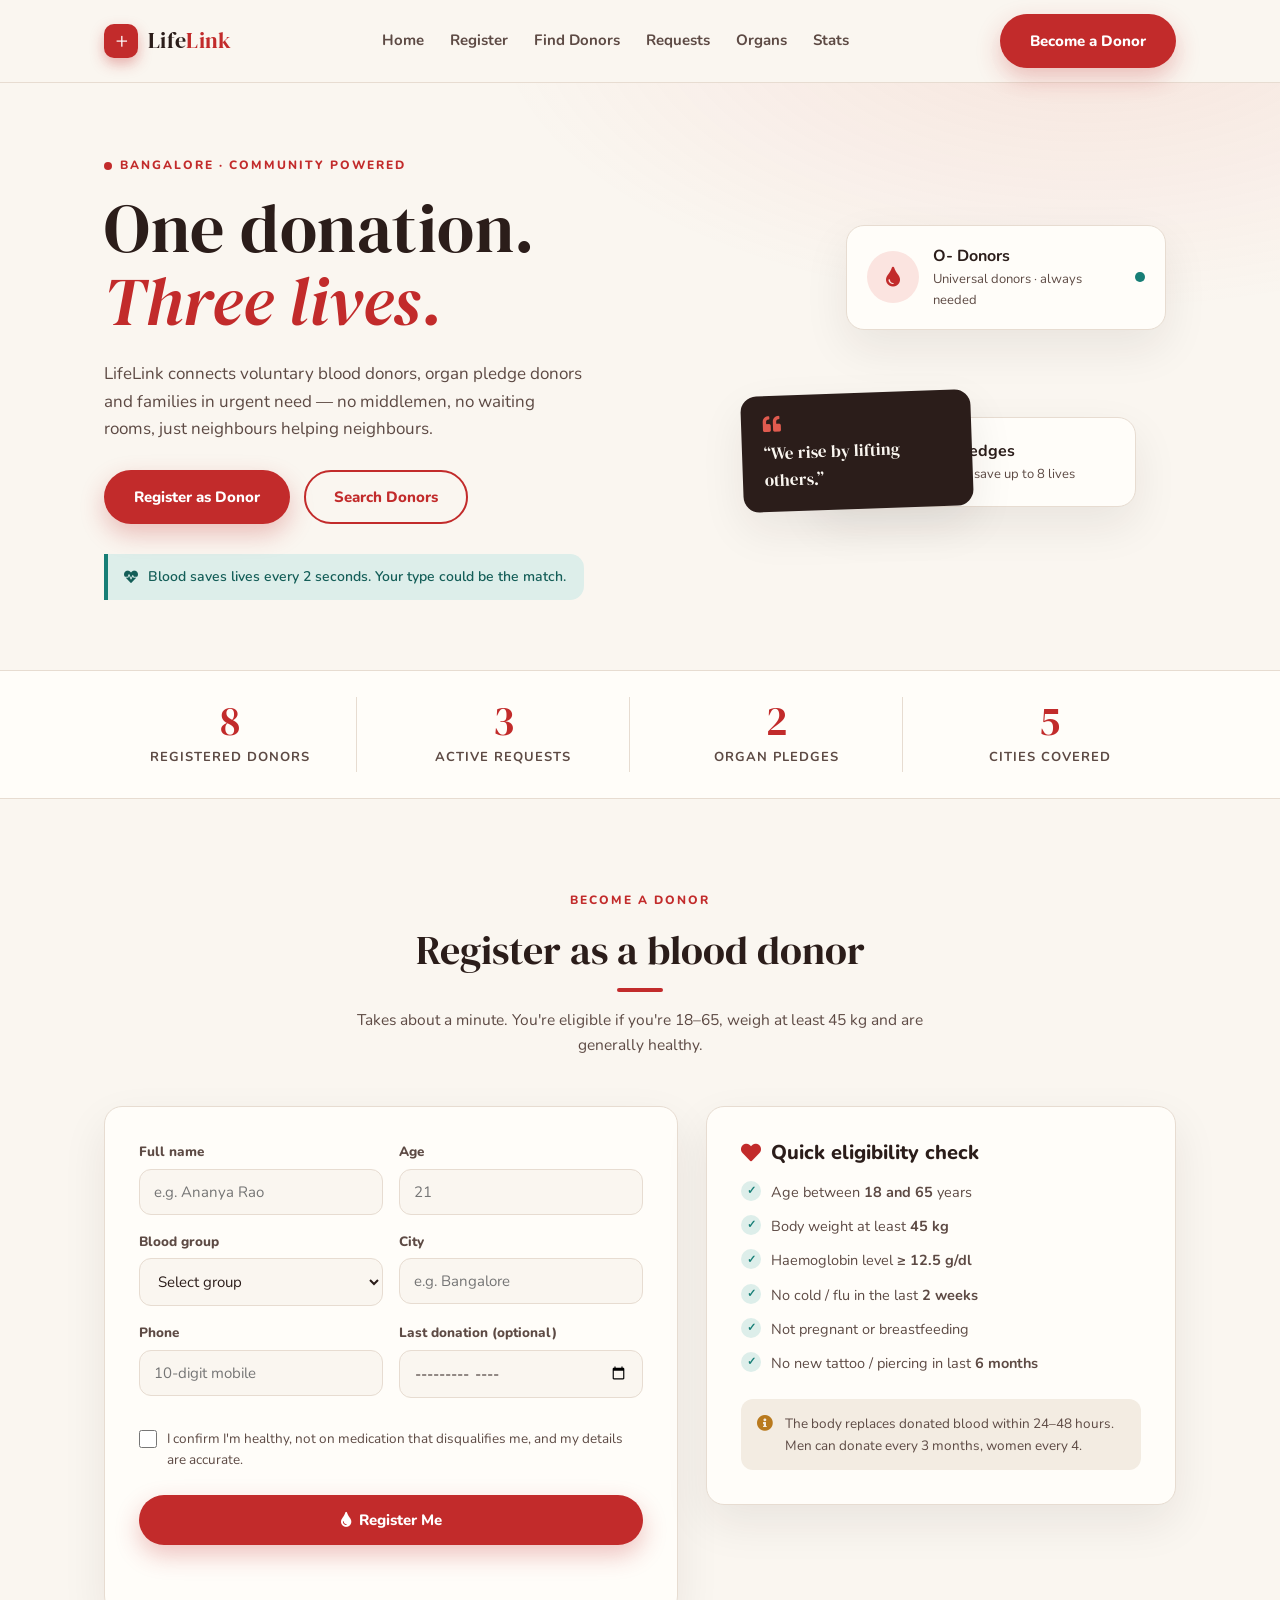
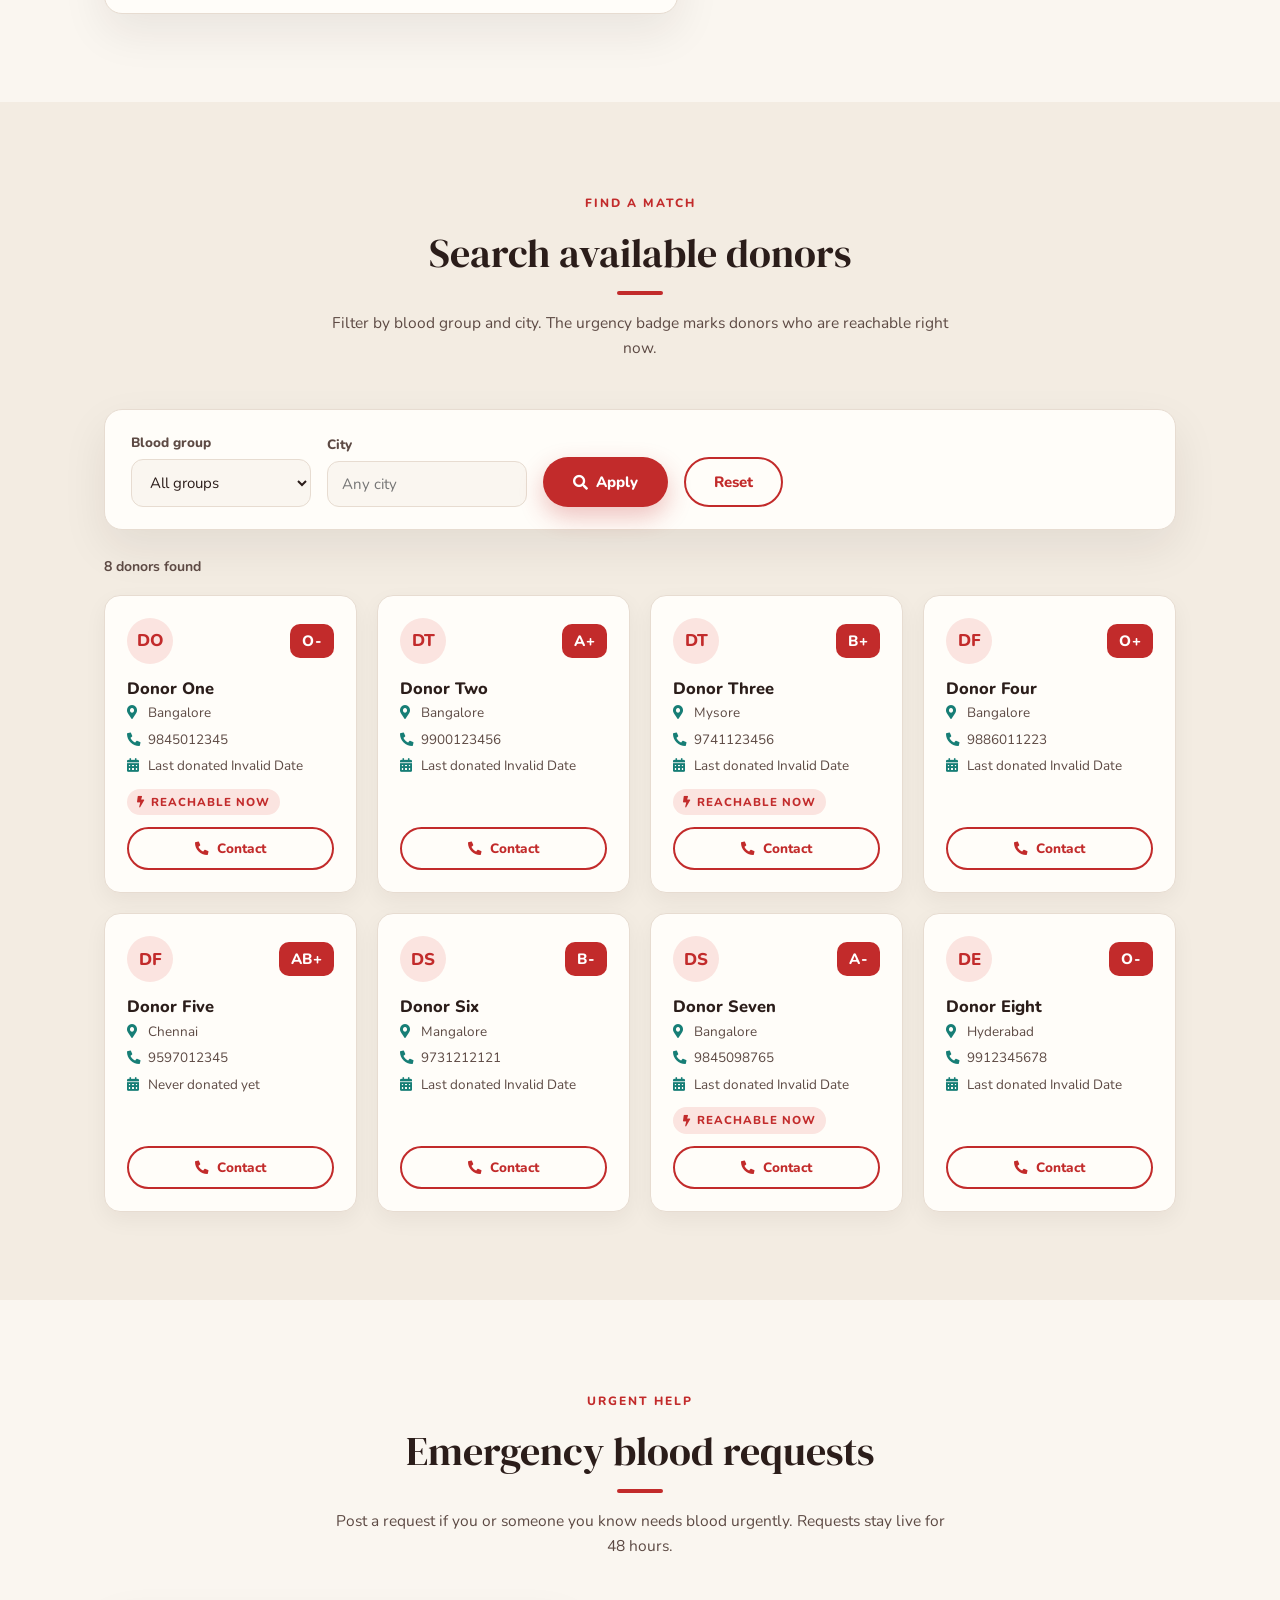
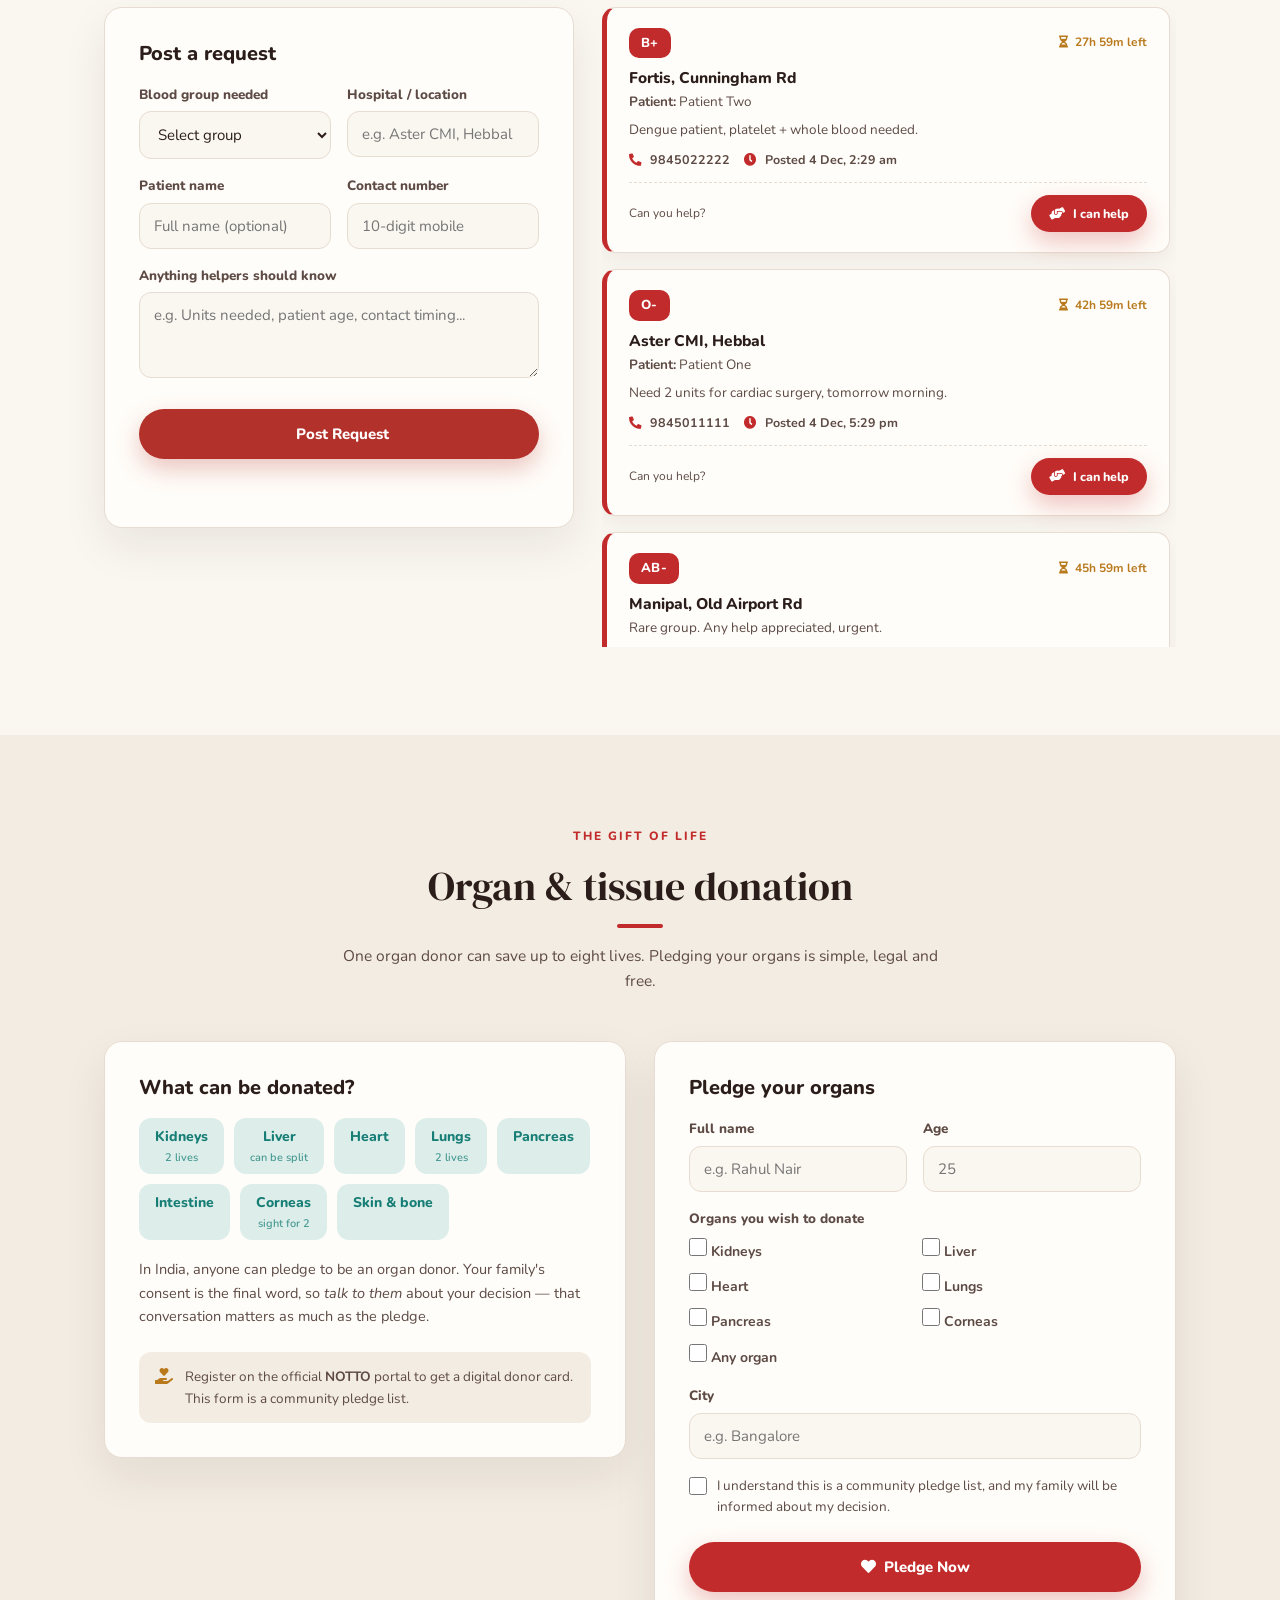
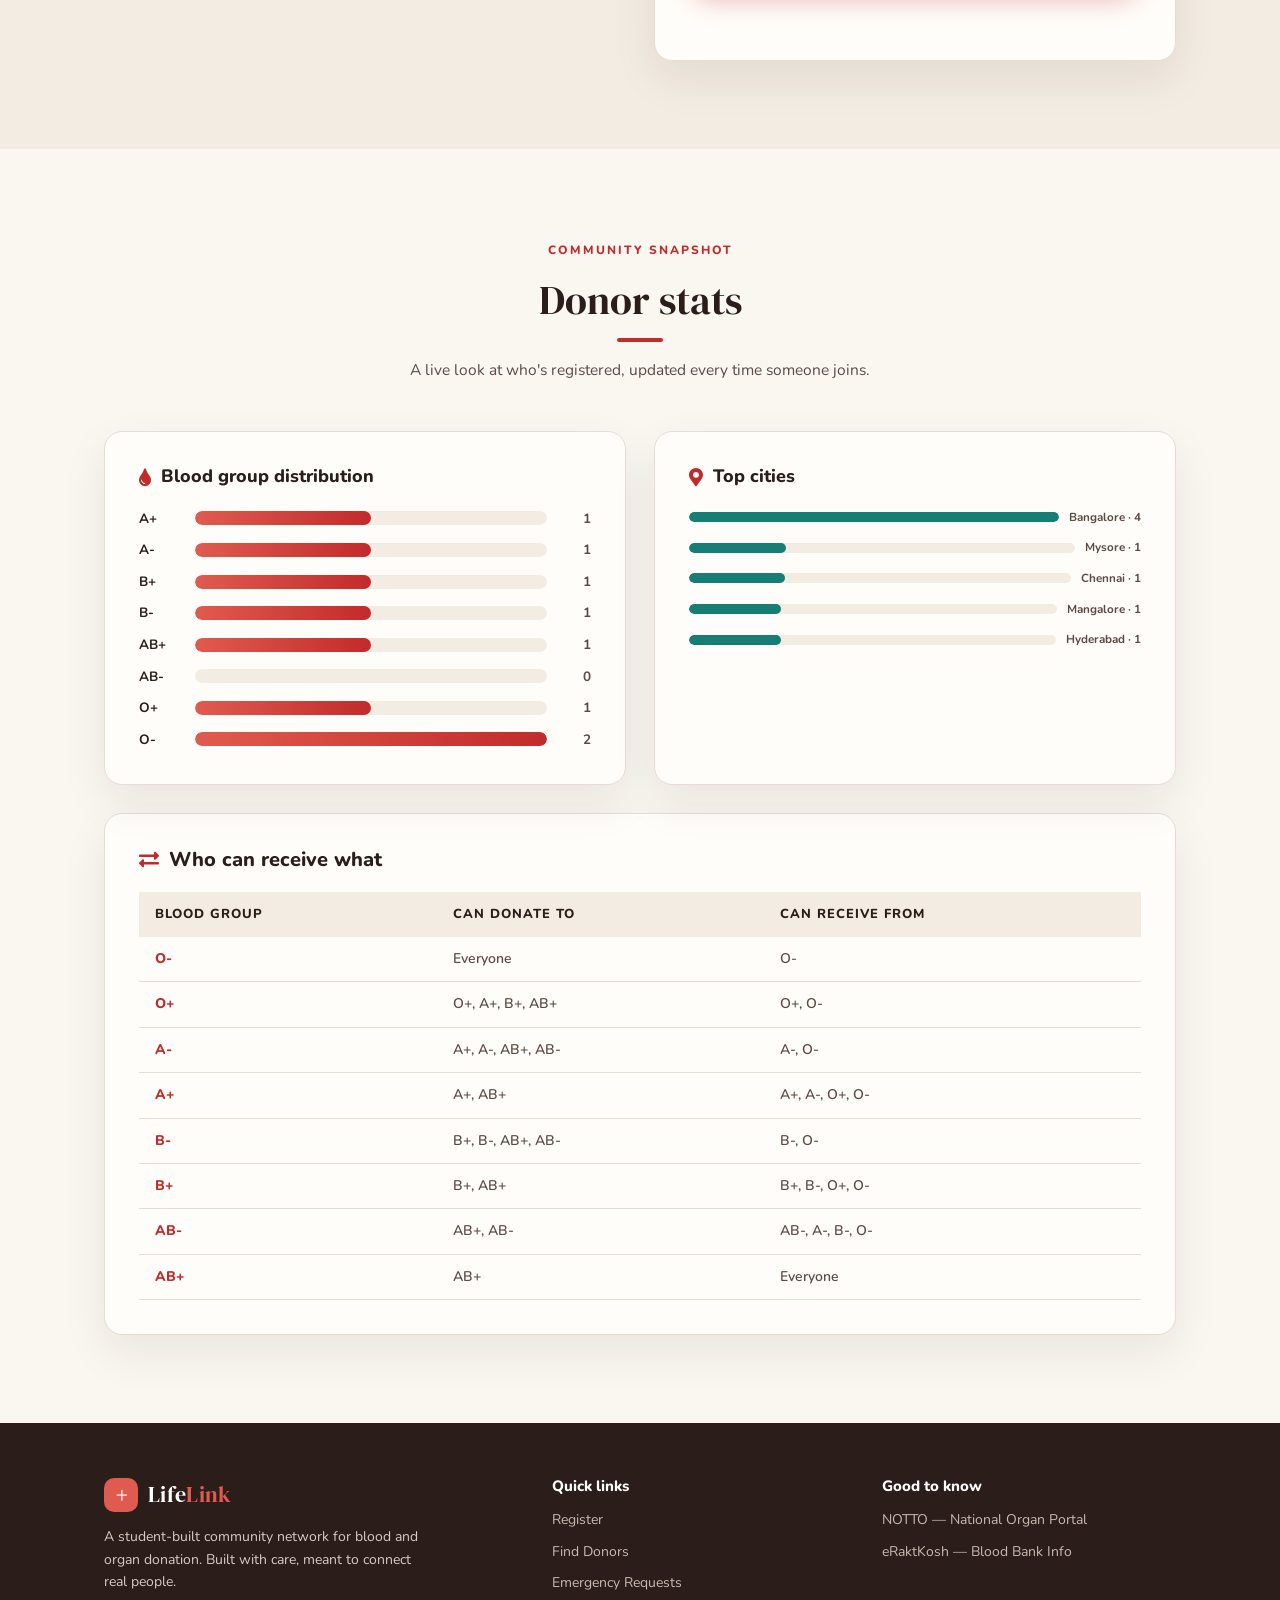
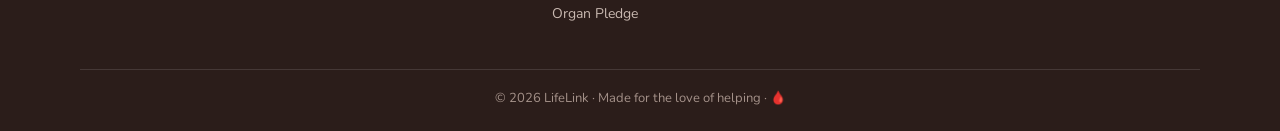
<file: projects/blood-organ-donation/index.html>
<!DOCTYPE html>
<html lang="en">
  <head>
    <meta charset="UTF-8" />
    <meta name="viewport" content="width=device-width, initial-scale=1.0" />
    <title>LifeLink — Blood & Organ Donation Network</title>

    <link rel="preconnect" href="https://fonts.gstatic.com" />
    <link
      href="https://fonts.googleapis.com/css2?family=Nunito:wght@400;600;700;800;900&family=DM+Serif+Display&display=swap"
      rel="stylesheet"
    />
    <link
      rel="stylesheet"
      href="https://cdnjs.cloudflare.com/ajax/libs/font-awesome/5.15.3/css/all.min.css"
      crossorigin="anonymous"
      referrerpolicy="no-referrer"
    />
    <link rel="stylesheet" href="styles.css" />
  </head>

  <body>
    <header class="site-header">
      <div class="wrap header-inner">
        <a href="#home" class="brand">
          <span class="brand-mark">+</span>
          <span class="brand-name">Life<span>Link</span></span>
        </a>
        <nav class="main-nav" id="mainNav">
          <a href="#home" class="nav-link">Home</a>
          <a href="#register" class="nav-link">Register</a>
          <a href="#donors" class="nav-link">Find Donors</a>
          <a href="#requests" class="nav-link">Requests</a>
          <a href="#organs" class="nav-link">Organs</a>
          <a href="#stats" class="nav-link">Stats</a>
        </nav>
        <a href="#register" class="btn btn-primary btn-nav">Become a Donor</a>
        <button class="nav-toggle" id="navToggle" aria-label="Menu">
          <span></span><span></span><span></span>
        </button>
      </div>
    </header>

    <main>
      <!-- ===================== HERO ===================== -->
      <section class="hero" id="home">
        <div class="wrap hero-grid">
          <div class="hero-text">
            <p class="eyebrow"><span class="dot"></span> Bangalore · Community Powered</p>
            <h1>
              One donation.<br />
              <em>Three lives.</em>
            </h1>
            <p class="hero-sub">
              LifeLink connects voluntary blood donors, organ pledge donors and
              families in urgent need — no middlemen, no waiting rooms, just
              neighbours helping neighbours.
            </p>
            <div class="hero-actions">
              <a href="#register" class="btn btn-primary">Register as Donor</a>
              <a href="#donors" class="btn btn-ghost">Search Donors</a>
            </div>
            <div class="hero-note">
              <i class="fas fa-heartbeat"></i>
              <span>Blood saves lives every 2 seconds. Your type could be the match.</span>
            </div>
          </div>
          <div class="hero-visual">
            <div class="drop-card">
              <div class="drop-icon"><i class="fas fa-tint"></i></div>
              <div class="drop-info">
                <strong>O- Donors</strong>
                <span>Universal donors · always needed</span>
              </div>
              <span class="pulse"></span>
            </div>
            <div class="drop-card drop-card-alt">
              <div class="drop-icon"><i class="fas fa-hand-holding-heart"></i></div>
              <div class="drop-info">
                <strong>Organ Pledges</strong>
                <span>1 donor can save up to 8 lives</span>
              </div>
            </div>
            <div class="hero-quote">
              <i class="fas fa-quote-left"></i>
              <p>“We rise by lifting others.”</p>
            </div>
          </div>
        </div>
        <div class="hero-strip">
          <div class="wrap strip-grid">
            <div class="strip-item">
              <span class="strip-num" id="stripDonors">0</span>
              <span class="strip-label">Registered Donors</span>
            </div>
            <div class="strip-item">
              <span class="strip-num" id="stripRequests">0</span>
              <span class="strip-label">Active Requests</span>
            </div>
            <div class="strip-item">
              <span class="strip-num" id="stripPledges">0</span>
              <span class="strip-label">Organ Pledges</span>
            </div>
            <div class="strip-item">
              <span class="strip-num" id="stripCities">0</span>
              <span class="strip-label">Cities Covered</span>
            </div>
          </div>
        </div>
      </section>

      <!-- ===================== REGISTER ===================== -->
      <section class="section" id="register">
        <div class="wrap">
          <div class="section-head">
            <p class="eyebrow">Become a donor</p>
            <h2>Register as a blood donor</h2>
            <p class="section-sub">
              Takes about a minute. You're eligible if you're 18–65, weigh at
              least 45&nbsp;kg and are generally healthy.
            </p>
          </div>

          <div class="register-grid">
            <form class="card form-card" id="donorForm">
              <div class="form-row">
                <div class="field">
                  <label for="dName">Full name</label>
                  <input type="text" id="dName" placeholder="e.g. Ananya Rao" required />
                </div>
                <div class="field">
                  <label for="dAge">Age</label>
                  <input type="number" id="dAge" min="18" max="65" placeholder="21" required />
                </div>
              </div>

              <div class="form-row">
                <div class="field">
                  <label for="dGroup">Blood group</label>
                  <select id="dGroup" required>
                    <option value="" disabled selected>Select group</option>
                    <option>A+</option><option>A-</option>
                    <option>B+</option><option>B-</option>
                    <option>AB+</option><option>AB-</option>
                    <option>O+</option><option>O-</option>
                  </select>
                </div>
                <div class="field">
                  <label for="dCity">City</label>
                  <input type="text" id="dCity" placeholder="e.g. Bangalore" required />
                </div>
              </div>

              <div class="form-row">
                <div class="field">
                  <label for="dPhone">Phone</label>
                  <input type="tel" id="dPhone" placeholder="10-digit mobile" pattern="[0-9]{10}" required />
                </div>
                <div class="field">
                  <label for="dLast">Last donation (optional)</label>
                  <input type="month" id="dLast" />
                </div>
              </div>

              <label class="check">
                <input type="checkbox" id="dAck" required />
                <span>I confirm I'm healthy, not on medication that disqualifies me, and my details are accurate.</span>
              </label>

              <button type="submit" class="btn btn-primary btn-block">
                <i class="fas fa-tint"></i> Register Me
              </button>
              <p class="form-note" id="donorFormNote"></p>
            </form>

            <aside class="card info-card">
              <h3><i class="fas fa-heart"></i> Quick eligibility check</h3>
              <ul class="checklist">
                <li>Age between <strong>18 and 65</strong> years</li>
                <li>Body weight at least <strong>45 kg</strong></li>
                <li>Haemoglobin level <strong>≥ 12.5 g/dl</strong></li>
                <li>No cold / flu in the last <strong>2 weeks</strong></li>
                <li>Not pregnant or breastfeeding</li>
                <li>No new tattoo / piercing in last <strong>6 months</strong></li>
              </ul>
              <div class="tip">
                <i class="fas fa-info-circle"></i>
                <p>
                  The body replaces donated blood within 24–48 hours. Men can donate
                  every 3 months, women every 4.
                </p>
              </div>
            </aside>
          </div>
        </div>
      </section>

      <!-- ===================== FIND DONORS ===================== -->
      <section class="section section-alt" id="donors">
        <div class="wrap">
          <div class="section-head">
            <p class="eyebrow">Find a match</p>
            <h2>Search available donors</h2>
            <p class="section-sub">
              Filter by blood group and city. The urgency badge marks donors who
              are reachable right now.
            </p>
          </div>

          <div class="filters card">
            <div class="field">
              <label for="fGroup">Blood group</label>
              <select id="fGroup">
                <option value="">All groups</option>
                <option>A+</option><option>A-</option>
                <option>B+</option><option>B-</option>
                <option>AB+</option><option>AB-</option>
                <option>O+</option><option>O-</option>
              </select>
            </div>
            <div class="field">
              <label for="fCity">City</label>
              <input type="text" id="fCity" placeholder="Any city" />
            </div>
            <button class="btn btn-primary" id="filterBtn"><i class="fas fa-search"></i> Apply</button>
            <button class="btn btn-ghost" id="resetBtn">Reset</button>
          </div>

          <div class="donor-count" id="donorCount"></div>
          <div class="donor-grid" id="donorGrid"></div>
        </div>
      </section>

      <!-- ===================== REQUESTS ===================== -->
      <section class="section" id="requests">
        <div class="wrap">
          <div class="section-head">
            <p class="eyebrow">Urgent help</p>
            <h2>Emergency blood requests</h2>
            <p class="section-sub">
              Post a request if you or someone you know needs blood urgently. Requests
              stay live for 48 hours.
            </p>
          </div>

          <div class="request-grid">
            <form class="card form-card" id="requestForm">
              <h3>Post a request</h3>
              <div class="form-row">
                <div class="field">
                  <label for="rGroup">Blood group needed</label>
                  <select id="rGroup" required>
                    <option value="" disabled selected>Select group</option>
                    <option>A+</option><option>A-</option>
                    <option>B+</option><option>B-</option>
                    <option>AB+</option><option>AB-</option>
                    <option>O+</option><option>O-</option>
                  </select>
                </div>
                <div class="field">
                  <label for="rHospital">Hospital / location</label>
                  <input type="text" id="rHospital" placeholder="e.g. Aster CMI, Hebbal" required />
                </div>
              </div>
              <div class="form-row">
                <div class="field">
                  <label for="rName">Patient name</label>
                  <input type="text" id="rName" placeholder="Full name (optional)" />
                </div>
                <div class="field">
                  <label for="rPhone">Contact number</label>
                  <input type="tel" id="rPhone" placeholder="10-digit mobile" pattern="[0-9]{10}" required />
                </div>
              </div>
              <div class="field">
                <label for="rNote">Anything helpers should know</label>
                <textarea id="rNote" rows="3" placeholder="e.g. Units needed, patient age, contact timing..."></textarea>
              </div>
              <button type="submit" class="btn btn-danger btn-block">
                <i class="fas fa-siren"></i> Post Request
              </button>
              <p class="form-note" id="requestFormNote"></p>
            </form>

            <div class="request-list" id="requestList"></div>
          </div>
        </div>
      </section>

      <!-- ===================== ORGANS ===================== -->
      <section class="section section-alt" id="organs">
        <div class="wrap">
          <div class="section-head">
            <p class="eyebrow">The gift of life</p>
            <h2>Organ & tissue donation</h2>
            <p class="section-sub">
              One organ donor can save up to eight lives. Pledging your organs is
              simple, legal and free.
            </p>
          </div>

          <div class="organ-grid">
            <div class="card organ-info">
              <h3>What can be donated?</h3>
              <div class="organ-chips">
                <span class="chip">Kidneys <small>2 lives</small></span>
                <span class="chip">Liver <small>can be split</small></span>
                <span class="chip">Heart</span>
                <span class="chip">Lungs <small>2 lives</small></span>
                <span class="chip">Pancreas</span>
                <span class="chip">Intestine</span>
                <span class="chip">Corneas <small>sight for 2</small></span>
                <span class="chip">Skin & bone</span>
              </div>
              <p class="organ-para">
                In India, anyone can pledge to be an organ donor. Your family's
                consent is the final word, so <em>talk to them</em> about your
                decision — that conversation matters as much as the pledge.
              </p>
              <div class="tip">
                <i class="fas fa-hand-holding-heart"></i>
                <p>
                  Register on the official <strong>NOTTO</strong> portal to get a
                  digital donor card. This form is a community pledge list.
                </p>
              </div>
            </div>

            <form class="card form-card" id="organForm">
              <h3>Pledge your organs</h3>
              <div class="form-row">
                <div class="field">
                  <label for="oName">Full name</label>
                  <input type="text" id="oName" placeholder="e.g. Rahul Nair" required />
                </div>
                <div class="field">
                  <label for="oAge">Age</label>
                  <input type="number" id="oAge" min="18" placeholder="25" required />
                </div>
              </div>
              <div class="field">
                <label>Organs you wish to donate</label>
                <div class="organ-options">
                  <label class="check"><input type="checkbox" value="Kidneys" /> Kidneys</label>
                  <label class="check"><input type="checkbox" value="Liver" /> Liver</label>
                  <label class="check"><input type="checkbox" value="Heart" /> Heart</label>
                  <label class="check"><input type="checkbox" value="Lungs" /> Lungs</label>
                  <label class="check"><input type="checkbox" value="Pancreas" /> Pancreas</label>
                  <label class="check"><input type="checkbox" value="Corneas" /> Corneas</label>
                  <label class="check"><input type="checkbox" value="Any organ needed" /> Any organ</label>
                </div>
              </div>
              <div class="field">
                <label for="oCity">City</label>
                <input type="text" id="oCity" placeholder="e.g. Bangalore" required />
              </div>
              <label class="check">
                <input type="checkbox" id="oAck" required />
                <span>I understand this is a community pledge list, and my family will be informed about my decision.</span>
              </label>
              <button type="submit" class="btn btn-primary btn-block">
                <i class="fas fa-heart"></i> Pledge Now
              </button>
              <p class="form-note" id="organFormNote"></p>
            </form>
          </div>
        </div>
      </section>

      <!-- ===================== STATS ===================== -->
      <section class="section" id="stats">
        <div class="wrap">
          <div class="section-head">
            <p class="eyebrow">Community snapshot</p>
            <h2>Donor stats</h2>
            <p class="section-sub">
              A live look at who's registered, updated every time someone joins.
            </p>
          </div>

          <div class="stats-grid">
            <div class="card stat-card">
              <h3><i class="fas fa-tint"></i> Blood group distribution</h3>
              <div class="bar-chart" id="bloodChart"></div>
            </div>
            <div class="card stat-card">
              <h3><i class="fas fa-map-marker-alt"></i> Top cities</h3>
              <div class="city-list" id="cityList"></div>
            </div>
          </div>

          <div class="compat card">
            <h3><i class="fas fa-exchange-alt"></i> Who can receive what</h3>
            <div class="compat-table-wrap">
              <table class="compat-table">
                <thead>
                  <tr>
                    <th>Blood group</th>
                    <th>Can donate to</th>
                    <th>Can receive from</th>
                  </tr>
                </thead>
                <tbody>
                  <tr><td>O-</td><td>Everyone</td><td>O-</td></tr>
                  <tr><td>O+</td><td>O+, A+, B+, AB+</td><td>O+, O-</td></tr>
                  <tr><td>A-</td><td>A+, A-, AB+, AB-</td><td>A-, O-</td></tr>
                  <tr><td>A+</td><td>A+, AB+</td><td>A+, A-, O+, O-</td></tr>
                  <tr><td>B-</td><td>B+, B-, AB+, AB-</td><td>B-, O-</td></tr>
                  <tr><td>B+</td><td>B+, AB+</td><td>B+, B-, O+, O-</td></tr>
                  <tr><td>AB-</td><td>AB+, AB-</td><td>AB-, A-, B-, O-</td></tr>
                  <tr><td>AB+</td><td>AB+</td><td>Everyone</td></tr>
                </tbody>
              </table>
            </div>
          </div>
        </div>
      </section>
    </main>

    <!-- ===================== FOOTER ===================== -->
    <footer class="site-footer">
      <div class="wrap footer-grid">
        <div>
          <a href="#home" class="brand">
            <span class="brand-mark">+</span>
            <span class="brand-name">Life<span>Link</span></span>
          </a>
          <p class="footer-about">
            A student-built community network for blood and organ donation.
            Built with care, meant to connect real people.
          </p>
        </div>
        <div>
          <h4>Quick links</h4>
          <a href="#register">Register</a>
          <a href="#donors">Find Donors</a>
          <a href="#requests">Emergency Requests</a>
          <a href="#organs">Organ Pledge</a>
        </div>
        <div>
          <h4>Good to know</h4>
          <a href="https://www.notto.gov.in/" target="_blank" rel="noopener">NOTTO — National Organ Portal</a>
          <a href="https://www.eraktkosh.in/" target="_blank" rel="noopener">eRaktKosh — Blood Bank Info</a>
        </div>
      </div>
      <div class="wrap footer-bottom">
        <p>© <span id="year"></span> LifeLink · Made for the love of helping · 🩸</p>
      </div>
    </footer>

    <div class="toast" id="toast"></div>

    <script src="script.js"></script>
  </body>
</html>
</file>
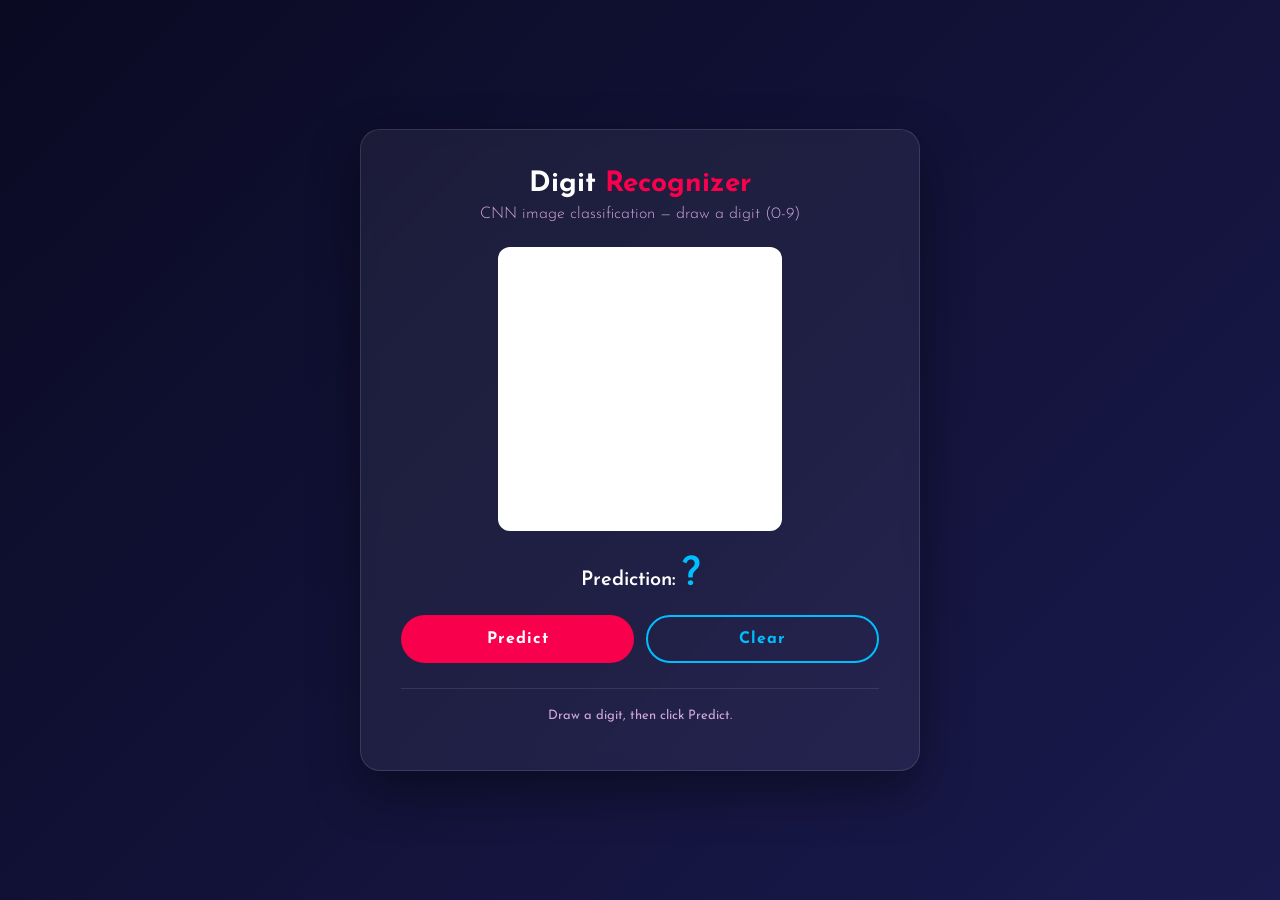
<file: ml-projects/digit-recognizer/demo/index.html>
<!DOCTYPE html>
<html lang="en">
  <head>
    <meta charset="UTF-8" />
    <meta name="viewport" content="width=device-width, initial-scale=1.0" />
    <title>Handwritten Digit Recognizer - ML Demo</title>
    <link rel="preconnect" href="https://fonts.gstatic.com" />
    <link
      href="https://fonts.googleapis.com/css2?family=Josefin+Sans:wght@300;400;500;600;700&display=swap"
      rel="stylesheet"
    />
    <style>
      * {
        margin: 0;
        padding: 0;
        box-sizing: border-box;
      }
      body {
        font-family: "Josefin Sans", sans-serif;
        background: linear-gradient(135deg, #0a0a23 0%, #1a1a4e 100%);
        color: #fff;
        min-height: 100vh;
        display: flex;
        align-items: center;
        justify-content: center;
        padding: 20px;
      }
      .card {
        background: rgba(255, 255, 255, 0.06);
        border: 1px solid rgba(255, 255, 255, 0.12);
        border-radius: 20px;
        padding: 40px;
        max-width: 560px;
        width: 100%;
        backdrop-filter: blur(8px);
        box-shadow: 0 20px 50px rgba(0, 0, 0, 0.4);
        text-align: center;
      }
      h1 {
        font-size: 28px;
        margin-bottom: 8px;
      }
      h1 span {
        color: #f9004d;
      }
      .subtitle {
        color: #fcfc;
        margin-bottom: 25px;
        font-weight: 300;
      }
      #canvas {
        background: #fff;
        border-radius: 12px;
        cursor: crosshair;
        touch-action: none;
        border: 2px solid rgba(255, 255, 255, 0.2);
        max-width: 100%;
      }
      .result {
        margin-top: 20px;
        font-size: 20px;
        font-weight: 600;
        min-height: 30px;
      }
      .result span {
        color: #00bfff;
        font-size: 40px;
      }
      .confidence {
        font-size: 14px;
        color: #fcfc;
        font-weight: 400;
        margin-top: 4px;
      }
      .buttons {
        display: flex;
        gap: 12px;
        margin-top: 20px;
      }
      button {
        flex: 1;
        padding: 14px;
        background: #f9004d;
        color: #fff;
        border: 2px solid transparent;
        border-radius: 30px;
        font-size: 16px;
        font-weight: 700;
        letter-spacing: 1px;
        cursor: pointer;
        transition: all 0.3s ease;
        font-family: inherit;
      }
      button:hover {
        background: transparent;
        border-color: #f9004d;
        color: #f9004d;
        transform: translateY(-2px);
      }
      button.secondary {
        background: transparent;
        border-color: #00bfff;
        color: #00bfff;
      }
      button.secondary:hover {
        background: #00bfff;
        color: #fff;
      }
      .examples {
        margin-top: 25px;
        padding-top: 20px;
        border-top: 1px solid rgba(255, 255, 255, 0.1);
      }
      .examples p {
        font-size: 13px;
        color: #fcfc;
        margin-bottom: 8px;
      }
      .example-btn {
        display: inline-block;
        background: rgba(255, 255, 255, 0.08);
        border: 1px solid rgba(255, 255, 255, 0.15);
        color: #ddd;
        padding: 6px 12px;
        border-radius: 20px;
        font-size: 12px;
        cursor: pointer;
        margin: 4px;
        transition: all 0.3s ease;
        font-family: inherit;
      }
      .example-btn:hover {
        background: #00bfff;
        color: #fff;
      }
    </style>
  </head>
  <body>
    <div class="card">
      <h1>Digit <span>Recognizer</span></h1>
      <p class="subtitle">CNN image classification — draw a digit (0-9)</p>

      <canvas id="canvas" width="280" height="280"></canvas>

      <div class="result">Prediction: <span id="result">?</span></div>
      <div class="confidence" id="confidence"></div>

      <div class="buttons">
        <button onclick="analyze()">Predict</button>
        <button class="secondary" onclick="clearCanvas()">Clear</button>
      </div>

      <div class="examples">
        <p>Draw a digit, then click Predict.</p>
      </div>
    </div>

    <script src="demo.js"></script>
  </body>
</html>
</file>
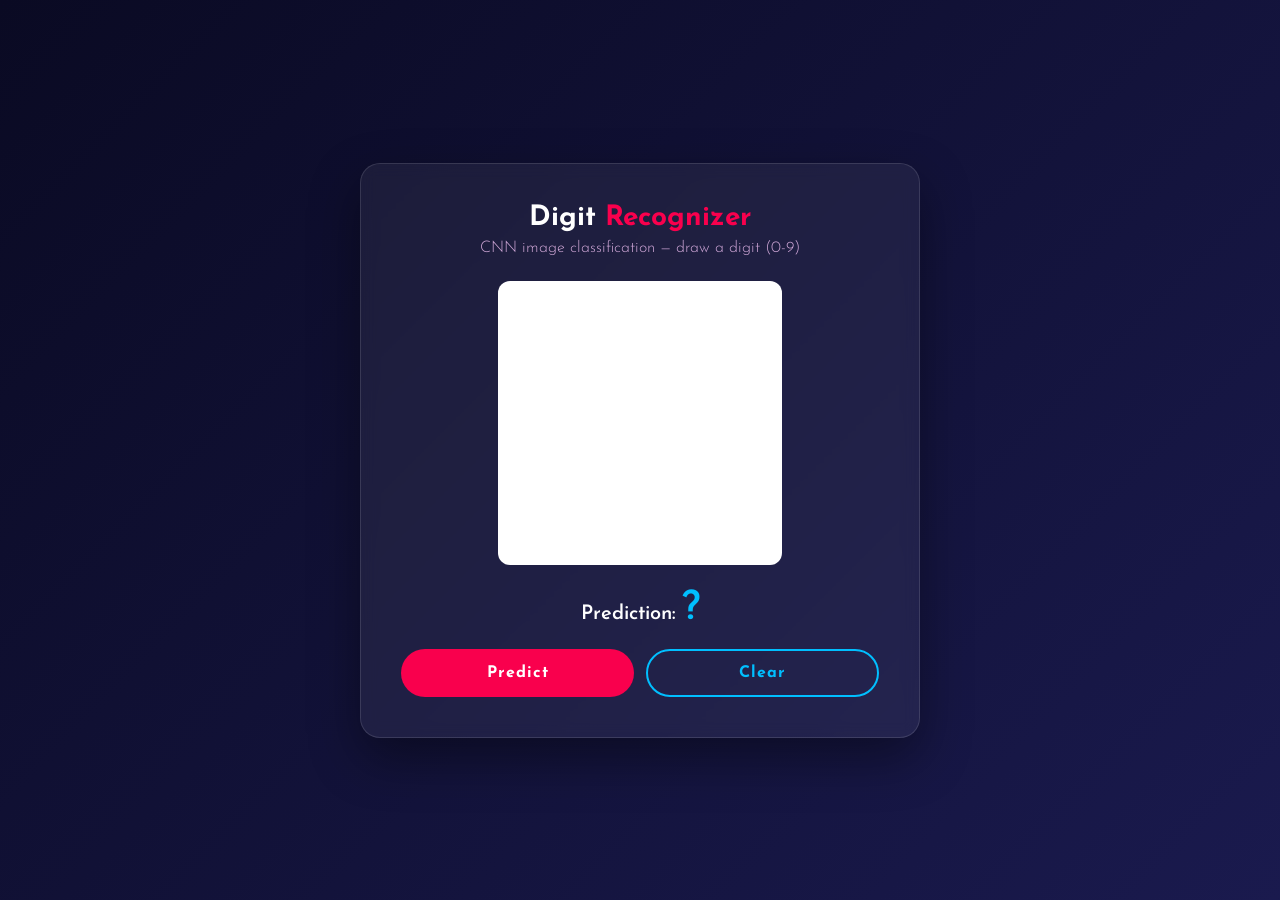
<file: ml-projects/digit-recognizer/templates/index.html>
<!DOCTYPE html>
<html lang="en">
  <head>
    <meta charset="UTF-8" />
    <meta name="viewport" content="width=device-width, initial-scale=1.0" />
    <title>Handwritten Digit Recognizer</title>
    <link rel="preconnect" href="https://fonts.gstatic.com" />
    <link href="https://fonts.googleapis.com/css2?family=Josefin+Sans:wght@300;400;500;600;700&display=swap" rel="stylesheet" />
    <style>
      * { margin: 0; padding: 0; box-sizing: border-box; }
      body {
        font-family: "Josefin Sans", sans-serif;
        background: linear-gradient(135deg, #0a0a23 0%, #1a1a4e 100%);
        color: #fff; min-height: 100vh; display: flex;
        align-items: center; justify-content: center; padding: 20px;
      }
      .card {
        background: rgba(255,255,255,0.06); border: 1px solid rgba(255,255,255,0.12);
        border-radius: 20px; padding: 40px; max-width: 560px; width: 100%;
        backdrop-filter: blur(8px); box-shadow: 0 20px 50px rgba(0,0,0,0.4); text-align: center;
      }
      h1 { font-size: 28px; margin-bottom: 8px; }
      h1 span { color: #f9004d; }
      .subtitle { color: #fcfc; margin-bottom: 25px; font-weight: 300; }
      #canvas { background: #fff; border-radius: 12px; cursor: crosshair; touch-action: none; border: 2px solid rgba(255,255,255,0.2); max-width: 100%; }
      .result { margin-top: 20px; font-size: 20px; font-weight: 600; min-height: 30px; }
      .result span { color: #00bfff; font-size: 40px; }
      .confidence { font-size: 14px; color: #fcfc; font-weight: 400; margin-top: 4px; }
      .buttons { display: flex; gap: 12px; margin-top: 20px; }
      button { flex: 1; padding: 14px; background: #f9004d; color: #fff; border: 2px solid transparent; border-radius: 30px; font-size: 16px; font-weight: 700; letter-spacing: 1px; cursor: pointer; transition: all 0.3s ease; font-family: inherit; }
      button:hover { background: transparent; border-color: #f9004d; color: #f9004d; transform: translateY(-2px); }
      button.secondary { background: transparent; border-color: #00bfff; color: #00bfff; }
      button.secondary:hover { background: #00bfff; color: #fff; }
    </style>
  </head>
  <body>
    <div class="card">
      <h1>Digit <span>Recognizer</span></h1>
      <p class="subtitle">CNN image classification — draw a digit (0-9)</p>
      <canvas id="canvas" width="280" height="280"></canvas>
      <div class="result">Prediction: <span id="result">?</span></div>
      <div class="confidence" id="confidence"></div>
      <div class="buttons">
        <button onclick="analyze()">Predict</button>
        <button class="secondary" onclick="clearCanvas()">Clear</button>
      </div>
    </div>
    <script>
      const canvas = document.getElementById("canvas");
      const ctx = canvas.getContext("2d");
      let drawing = false;

      canvas.addEventListener("mousedown", (e) => { drawing = true; ctx.beginPath(); ctx.moveTo(getPos(e).x, getPos(e).y); e.preventDefault(); });
      canvas.addEventListener("mousemove", (e) => { if (!drawing) return; const p = getPos(e); ctx.lineWidth = 18; ctx.lineCap = "round"; ctx.lineJoin = "round"; ctx.strokeStyle = "#000"; ctx.lineTo(p.x, p.y); ctx.stroke(); });
      canvas.addEventListener("mouseup", () => (drawing = false));
      canvas.addEventListener("mouseleave", () => (drawing = false));
      canvas.addEventListener("touchstart", (e) => { drawing = true; ctx.beginPath(); ctx.moveTo(getPos(e.touches[0]).x, getPos(e.touches[0]).y); e.preventDefault(); });
      canvas.addEventListener("touchmove", (e) => { if (!drawing) return; const p = getPos(e.touches[0]); ctx.lineTo(p.x, p.y); ctx.stroke(); e.preventDefault(); });
      canvas.addEventListener("touchend", () => (drawing = false));

      function getPos(e) { const r = canvas.getBoundingClientRect(); return { x: ((e.clientX - r.left) / r.width) * 280, y: ((e.clientY - r.top) / r.height) * 280 }; }

      function clearCanvas() { ctx.clearRect(0, 0, 280, 280); document.getElementById("result").textContent = "?"; document.getElementById("confidence").textContent = ""; }

      async function analyze() {
        // Downsample canvas to 28x28 and send to backend model
        const off = document.createElement("canvas");
        off.width = 28; off.height = 28;
        const octx = off.getContext("2d");
        octx.drawImage(canvas, 0, 0, 28, 28);
        const data = octx.getImageData(0, 0, 28, 28).data;
        const pixels = [];
        for (let i = 0; i < data.length; i += 4) {
          pixels.push(255 - data[i]); // invert to ink density
        }
        const res = await fetch("/predict", {
          method: "POST",
          headers: { "Content-Type": "application/json" },
          body: JSON.stringify({ pixels }),
        });
        const result = await res.json();
        document.getElementById("result").textContent = result.prediction;
        document.getElementById("confidence").textContent = `Confidence: ${(result.confidence * 100).toFixed(1)}%`;
      }
    </script>
  </body>
</html>
</file>
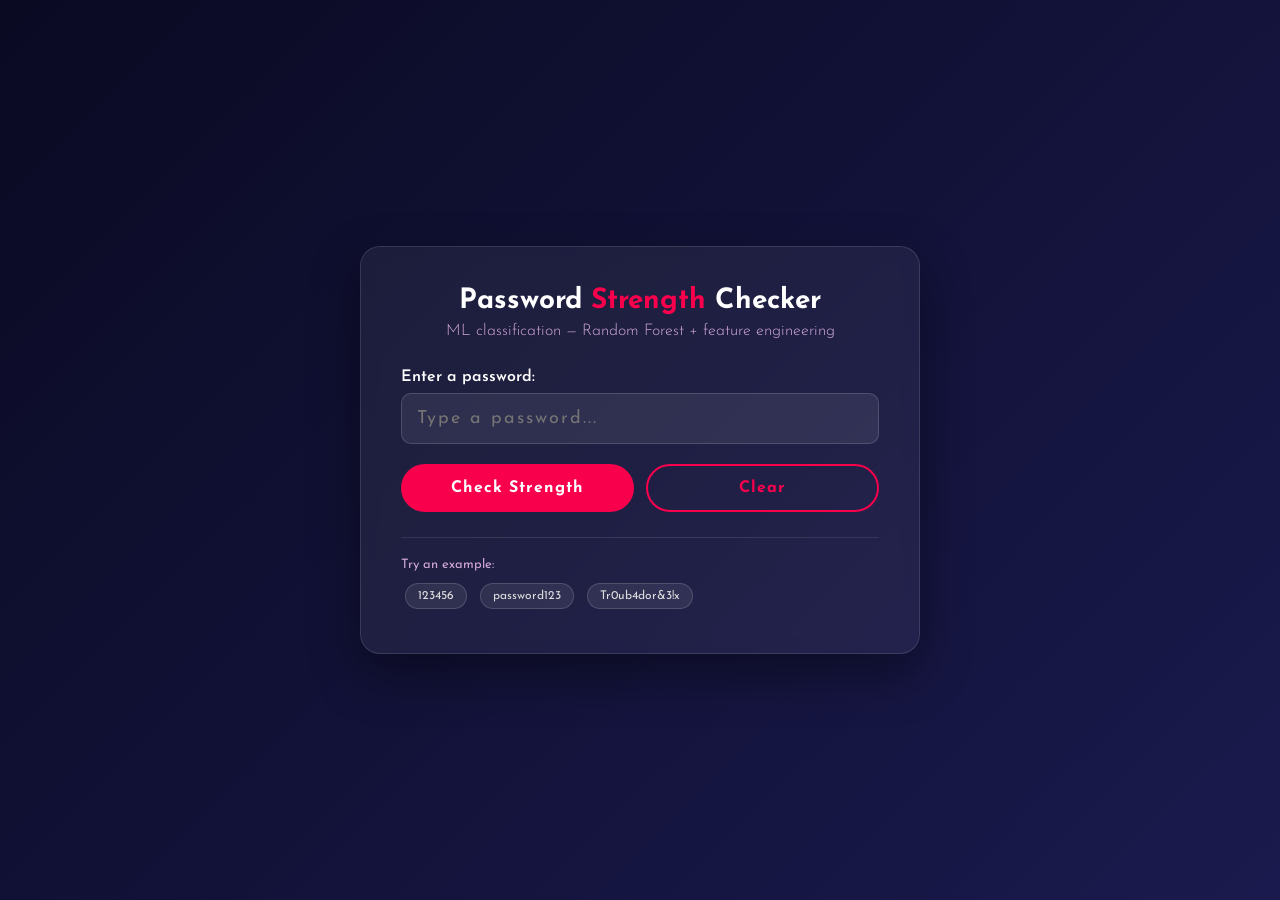
<file: ml-projects/password-checker/demo/index.html>
<!DOCTYPE html>
<html lang="en">
  <head>
    <meta charset="UTF-8" />
    <meta name="viewport" content="width=device-width, initial-scale=1.0" />
    <title>Password Strength Checker - ML Demo</title>
    <link rel="preconnect" href="https://fonts.gstatic.com" />
    <link
      href="https://fonts.googleapis.com/css2?family=Josefin+Sans:wght@300;400;500;600;700&display=swap"
      rel="stylesheet"
    />
    <style>
      * {
        margin: 0;
        padding: 0;
        box-sizing: border-box;
      }
      body {
        font-family: "Josefin Sans", sans-serif;
        background: linear-gradient(135deg, #0a0a23 0%, #1a1a4e 100%);
        color: #fff;
        min-height: 100vh;
        display: flex;
        align-items: center;
        justify-content: center;
        padding: 20px;
      }
      .card {
        background: rgba(255, 255, 255, 0.06);
        border: 1px solid rgba(255, 255, 255, 0.12);
        border-radius: 20px;
        padding: 40px;
        max-width: 560px;
        width: 100%;
        backdrop-filter: blur(8px);
        box-shadow: 0 20px 50px rgba(0, 0, 0, 0.4);
      }
      h1 {
        text-align: center;
        font-size: 28px;
        margin-bottom: 8px;
      }
      h1 span {
        color: #f9004d;
      }
      .subtitle {
        text-align: center;
        color: #fcfc;
        margin-bottom: 30px;
        font-weight: 300;
      }
      label {
        display: block;
        font-weight: 600;
        margin-bottom: 8px;
      }
      input[type="password"] {
        width: 100%;
        padding: 15px;
        background: rgba(255, 255, 255, 0.08);
        border: 1px solid rgba(255, 255, 255, 0.15);
        border-radius: 10px;
        color: #fff;
        font-size: 18px;
        letter-spacing: 2px;
        margin-bottom: 20px;
        font-family: inherit;
      }
      input[type="password"]:focus {
        outline: none;
        border-color: #f9004d;
        box-shadow: 0 0 0 3px rgba(249, 0, 77, 0.2);
      }
      .buttons {
        display: flex;
        gap: 12px;
        margin-bottom: 25px;
      }
      button {
        flex: 1;
        padding: 14px;
        background: #f9004d;
        color: #fff;
        border: 2px solid transparent;
        border-radius: 30px;
        font-size: 16px;
        font-weight: 700;
        letter-spacing: 1px;
        cursor: pointer;
        transition: all 0.3s ease;
        font-family: inherit;
      }
      button:hover {
        background: transparent;
        border-color: #f9004d;
        color: #f9004d;
        transform: translateY(-2px);
      }
      .result {
        text-align: center;
        padding: 20px;
        border-radius: 12px;
        font-size: 18px;
        font-weight: 600;
        display: none;
      }
      .result.weak {
        background: rgba(249, 0, 77, 0.15);
        border: 1px solid #f9004d;
        color: #ff6b6b;
      }
      .result.medium {
        background: rgba(255, 215, 0, 0.15);
        border: 1px solid #ffc107;
        color: #ffd700;
      }
      .result.strong {
        background: rgba(0, 200, 120, 0.15);
        border: 1px solid #00c878;
        color: #4ecdc4;
      }
      .score {
        margin-top: 8px;
        font-size: 14px;
        font-weight: 400;
        opacity: 0.8;
      }
      .examples {
        margin-top: 25px;
        padding-top: 20px;
        border-top: 1px solid rgba(255, 255, 255, 0.1);
      }
      .examples p {
        font-size: 13px;
        color: #fcfc;
        margin-bottom: 8px;
      }
      .example-btn {
        display: inline-block;
        background: rgba(255, 255, 255, 0.08);
        border: 1px solid rgba(255, 255, 255, 0.15);
        color: #ddd;
        padding: 6px 12px;
        border-radius: 20px;
        font-size: 12px;
        cursor: pointer;
        margin: 4px;
        transition: all 0.3s ease;
        font-family: inherit;
      }
      .example-btn:hover {
        background: #f9004d;
        color: #fff;
      }
    </style>
  </head>
  <body>
    <div class="card">
      <h1>Password <span>Strength</span> Checker</h1>
      <p class="subtitle">ML classification — Random Forest + feature engineering</p>

      <label for="password">Enter a password:</label>
      <input type="password" id="password" placeholder="Type a password..." />

      <div class="buttons">
        <button onclick="analyze()">Check Strength</button>
        <button style="background: transparent; border-color: #f9004d; color:#f9004d" onclick="clearIt()">Clear</button>
      </div>

      <div id="result" class="result"></div>

      <div class="examples">
        <p>Try an example:</p>
        <span class="example-btn" onclick="setExample(0)">123456</span>
        <span class="example-btn" onclick="setExample(1)">password123</span>
        <span class="example-btn" onclick="setExample(2)">Tr0ub4dor&amp;3!x</span>
      </div>
    </div>

    <script src="demo.js"></script>
  </body>
</html>
</file>
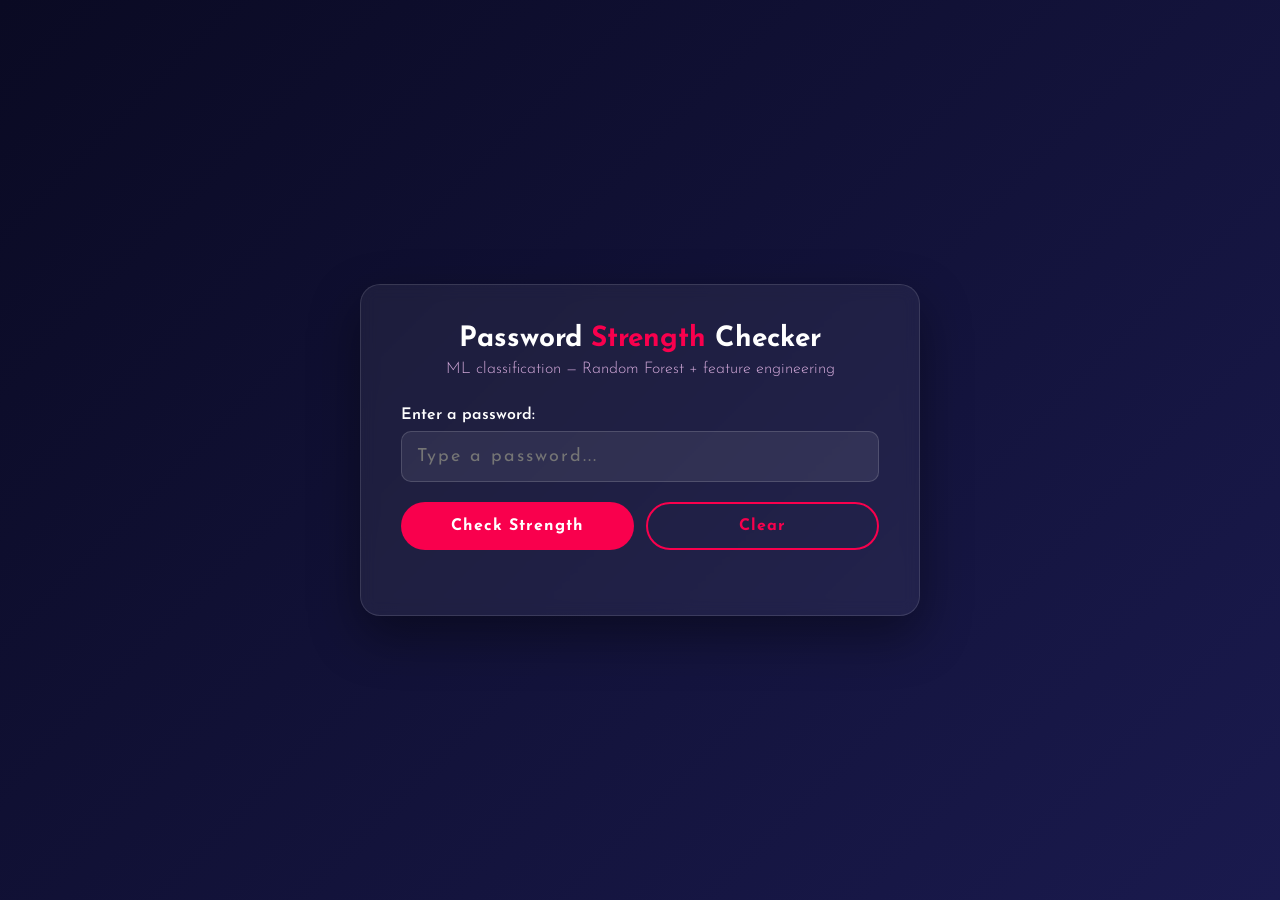
<file: ml-projects/password-checker/templates/index.html>
<!DOCTYPE html>
<html lang="en">
  <head>
    <meta charset="UTF-8" />
    <meta name="viewport" content="width=device-width, initial-scale=1.0" />
    <title>Password Strength Checker</title>
    <link rel="preconnect" href="https://fonts.gstatic.com" />
    <link href="https://fonts.googleapis.com/css2?family=Josefin+Sans:wght@300;400;500;600;700&display=swap" rel="stylesheet" />
    <style>
      * { margin: 0; padding: 0; box-sizing: border-box; }
      body {
        font-family: "Josefin Sans", sans-serif;
        background: linear-gradient(135deg, #0a0a23 0%, #1a1a4e 100%);
        color: #fff; min-height: 100vh; display: flex;
        align-items: center; justify-content: center; padding: 20px;
      }
      .card {
        background: rgba(255,255,255,0.06); border: 1px solid rgba(255,255,255,0.12);
        border-radius: 20px; padding: 40px; max-width: 560px; width: 100%;
        backdrop-filter: blur(8px); box-shadow: 0 20px 50px rgba(0,0,0,0.4);
      }
      h1 { text-align: center; font-size: 28px; margin-bottom: 8px; }
      h1 span { color: #f9004d; }
      .subtitle { text-align: center; color: #fcfc; margin-bottom: 30px; font-weight: 300; }
      label { display: block; font-weight: 600; margin-bottom: 8px; }
      input[type="password"] { width: 100%; padding: 15px; background: rgba(255,255,255,0.08); border: 1px solid rgba(255,255,255,0.15); border-radius: 10px; color: #fff; font-size: 18px; letter-spacing: 2px; margin-bottom: 20px; font-family: inherit; }
      input[type="password"]:focus { outline: none; border-color: #f9004d; box-shadow: 0 0 0 3px rgba(249,0,77,0.2); }
      .buttons { display: flex; gap: 12px; margin-bottom: 25px; }
      button { flex: 1; padding: 14px; background: #f9004d; color: #fff; border: 2px solid transparent; border-radius: 30px; font-size: 16px; font-weight: 700; letter-spacing: 1px; cursor: pointer; transition: all 0.3s ease; font-family: inherit; }
      button:hover { background: transparent; border-color: #f9004d; color: #f9004d; transform: translateY(-2px); }
      .result { text-align: center; padding: 20px; border-radius: 12px; font-size: 18px; font-weight: 600; display: none; }
      .result.weak { background: rgba(249,0,77,0.15); border: 1px solid #f9004d; color: #ff6b6b; }
      .result.medium { background: rgba(255,215,0,0.15); border: 1px solid #ffc107; color: #ffd700; }
      .result.strong { background: rgba(0,200,120,0.15); border: 1px solid #00c878; color: #4ecdc4; }
      .score { margin-top: 8px; font-size: 14px; font-weight: 400; opacity: 0.8; }
    </style>
  </head>
  <body>
    <div class="card">
      <h1>Password <span>Strength</span> Checker</h1>
      <p class="subtitle">ML classification — Random Forest + feature engineering</p>
      <label for="password">Enter a password:</label>
      <input type="password" id="password" placeholder="Type a password..." />
      <div class="buttons">
        <button onclick="analyze()">Check Strength</button>
        <button style="background: transparent; border-color: #f9004d; color:#f9004d" onclick="clearIt()">Clear</button>
      </div>
      <div id="result" class="result"></div>
    </div>
    <script>
      function analyze() {
        const pw = document.getElementById("password").value;
        const result = document.getElementById("result");
        if (!pw) { result.className = "result"; result.style.display = "block"; result.textContent = "Please enter a password."; return; }
        fetch("/predict", {
          method: "POST",
          headers: { "Content-Type": "application/json" },
          body: JSON.stringify({ password: pw })
        })
        .then(r => r.json())
        .then(data => {
          const cls = data.prediction.toLowerCase();
          result.className = "result " + cls;
          result.style.display = "block";
          result.innerHTML = "Strength: <strong>" + data.prediction + "</strong> (Score " + data.score + "/5)" +
            '<div class="score">Confidence: ' + (data.confidence * 100).toFixed(1) + "%</div>";
        });
      }
      function clearIt() { document.getElementById("password").value = ""; document.getElementById("result").className = "result"; document.getElementById("result").style.display = "none"; }
    </script>
  </body>
</html>
</file>
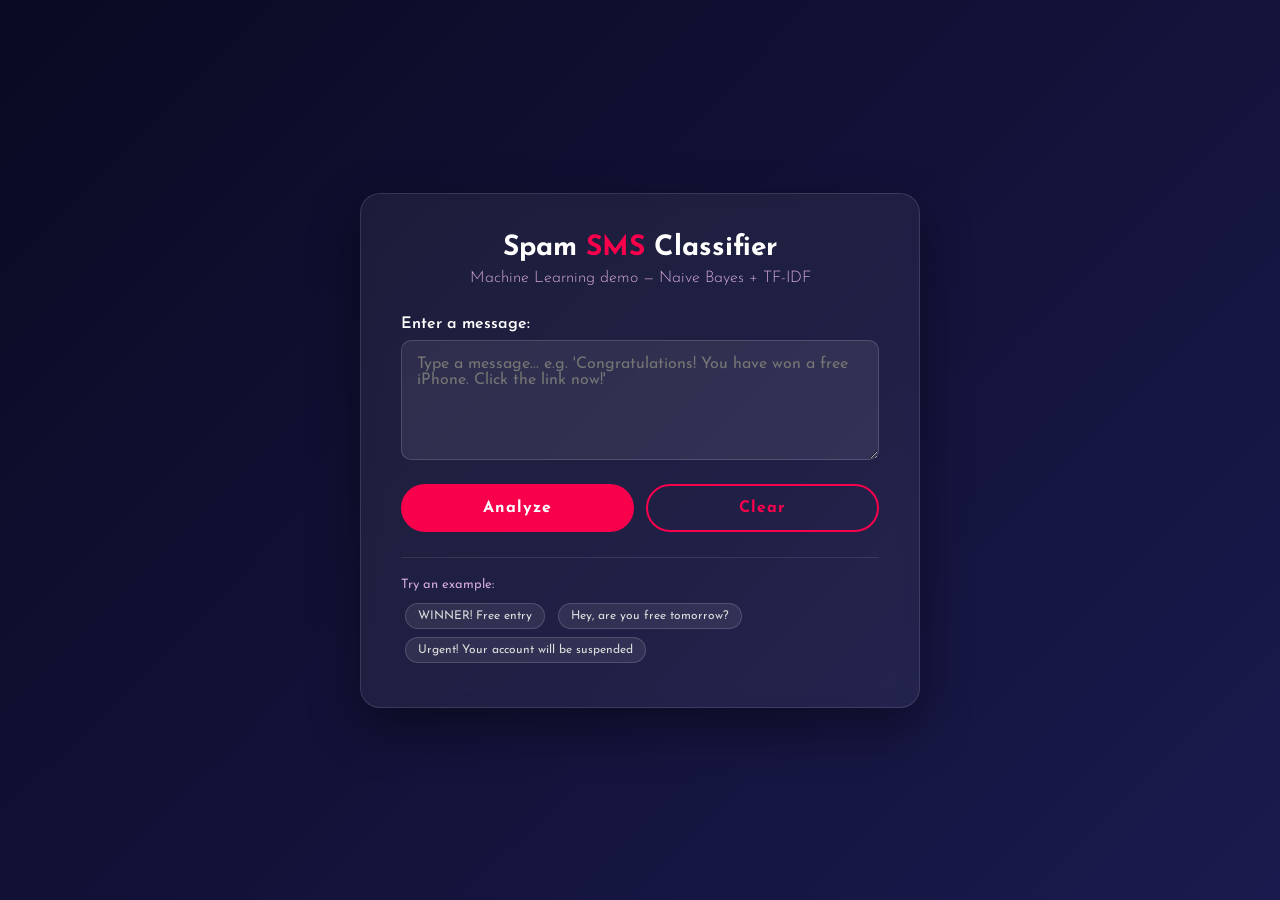
<file: ml-projects/spam-classifier/demo/index.html>
<!DOCTYPE html>
<html lang="en">
  <head>
    <meta charset="UTF-8" />
    <meta name="viewport" content="width=device-width, initial-scale=1.0" />
    <title>Spam SMS Classifier - ML Demo</title>
    <link rel="preconnect" href="https://fonts.gstatic.com" />
    <link
      href="https://fonts.googleapis.com/css2?family=Josefin+Sans:wght@300;400;500;600;700&display=swap"
      rel="stylesheet"
    />
    <style>
      * {
        margin: 0;
        padding: 0;
        box-sizing: border-box;
      }
      body {
        font-family: "Josefin Sans", sans-serif;
        background: linear-gradient(135deg, #0a0a23 0%, #1a1a4e 100%);
        color: #fff;
        min-height: 100vh;
        display: flex;
        align-items: center;
        justify-content: center;
        padding: 20px;
      }
      .card {
        background: rgba(255, 255, 255, 0.06);
        border: 1px solid rgba(255, 255, 255, 0.12);
        border-radius: 20px;
        padding: 40px;
        max-width: 560px;
        width: 100%;
        backdrop-filter: blur(8px);
        box-shadow: 0 20px 50px rgba(0, 0, 0, 0.4);
      }
      h1 {
        text-align: center;
        font-size: 28px;
        margin-bottom: 8px;
      }
      h1 span {
        color: #f9004d;
      }
      .subtitle {
        text-align: center;
        color: #fcfc;
        margin-bottom: 30px;
        font-weight: 300;
      }
      label {
        display: block;
        font-weight: 600;
        margin-bottom: 8px;
      }
      textarea {
        width: 100%;
        min-height: 120px;
        padding: 15px;
        background: rgba(255, 255, 255, 0.08);
        border: 1px solid rgba(255, 255, 255, 0.15);
        border-radius: 10px;
        color: #fff;
        font-family: inherit;
        font-size: 16px;
        resize: vertical;
        margin-bottom: 20px;
      }
      textarea:focus {
        outline: none;
        border-color: #f9004d;
        box-shadow: 0 0 0 3px rgba(249, 0, 77, 0.2);
      }
      .buttons {
        display: flex;
        gap: 12px;
        margin-bottom: 25px;
      }
      button {
        flex: 1;
        padding: 14px;
        background: #f9004d;
        color: #fff;
        border: 2px solid transparent;
        border-radius: 30px;
        font-size: 16px;
        font-weight: 700;
        letter-spacing: 1px;
        cursor: pointer;
        transition: all 0.3s ease;
        font-family: inherit;
      }
      button:hover {
        background: transparent;
        border-color: #f9004d;
        color: #f9004d;
        transform: translateY(-2px);
      }
      .result {
        text-align: center;
        padding: 20px;
        border-radius: 12px;
        font-size: 18px;
        font-weight: 600;
        display: none;
      }
      .result.spam {
        background: rgba(249, 0, 77, 0.15);
        border: 1px solid #f9004d;
        color: #ff6b6b;
      }
      .result.ham {
        background: rgba(0, 200, 120, 0.15);
        border: 1px solid #00c878;
        color: #4ecdc4;
      }
      .confidence {
        margin-top: 8px;
        font-size: 14px;
        font-weight: 400;
        opacity: 0.8;
      }
      .examples {
        margin-top: 25px;
        padding-top: 20px;
        border-top: 1px solid rgba(255, 255, 255, 0.1);
      }
      .examples p {
        font-size: 13px;
        color: #fcfc;
        margin-bottom: 8px;
      }
      .example-btn {
        display: inline-block;
        background: rgba(255, 255, 255, 0.08);
        border: 1px solid rgba(255, 255, 255, 0.15);
        color: #ddd;
        padding: 6px 12px;
        border-radius: 20px;
        font-size: 12px;
        cursor: pointer;
        margin: 4px;
        transition: all 0.3s ease;
        font-family: inherit;
      }
      .example-btn:hover {
        background: #f9004d;
        color: #fff;
      }
    </style>
  </head>
  <body>
    <div class="card">
      <h1>Spam <span>SMS</span> Classifier</h1>
      <p class="subtitle">Machine Learning demo — Naive Bayes + TF-IDF</p>

      <label for="message">Enter a message:</label>
      <textarea
        id="message"
        placeholder="Type a message... e.g. 'Congratulations! You have won a free iPhone. Click the link now!'"
      ></textarea>

      <div class="buttons">
        <button onclick="analyze()">Analyze</button>
        <button style="background: transparent; border-color: #f9004d; color:#f9004d" onclick="clearIt()">Clear</button>
      </div>

      <div id="result" class="result"></div>

      <div class="examples">
        <p>Try an example:</p>
        <span class="example-btn" onclick="setExample(0)">WINNER! Free entry</span>
        <span class="example-btn" onclick="setExample(1)">Hey, are you free tomorrow?</span>
        <span class="example-btn" onclick="setExample(2)">Urgent! Your account will be suspended</span>
      </div>
    </div>

    <script src="demo.js"></script>
  </body>
</html>
</file>
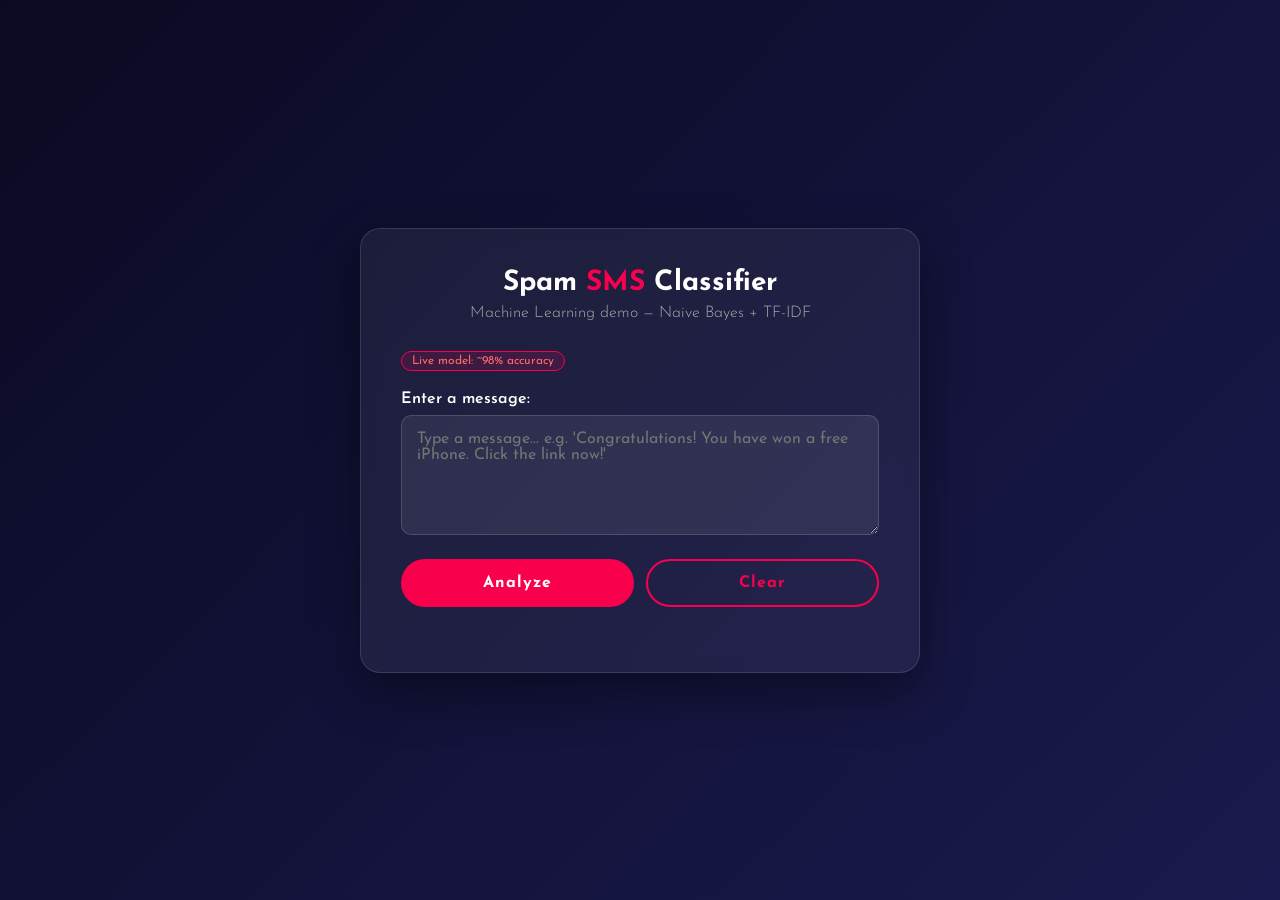
<file: ml-projects/spam-classifier/templates/index.html>
<!DOCTYPE html>
<html lang="en">
  <head>
    <meta charset="UTF-8" />
    <meta name="viewport" content="width=device-width, initial-scale=1.0" />
    <title>Spam SMS Classifier - ML Demo</title>
    <link rel="preconnect" href="https://fonts.gstatic.com" />
    <link
      href="https://fonts.googleapis.com/css2?family=Josefin+Sans:wght@300;400;500;600;700&display=swap"
      rel="stylesheet"
    />
    <style>
      * {
        margin: 0;
        padding: 0;
        box-sizing: border-box;
      }
      body {
        font-family: "Josefin Sans", sans-serif;
        background: linear-gradient(135deg, #0a0a23 0%, #1a1a4e 100%);
        color: #fff;
        min-height: 100vh;
        display: flex;
        align-items: center;
        justify-content: center;
        padding: 20px;
      }
      .card {
        background: rgba(255, 255, 255, 0.06);
        border: 1px solid rgba(255, 255, 255, 0.12);
        border-radius: 20px;
        padding: 40px;
        max-width: 560px;
        width: 100%;
        backdrop-filter: blur(8px);
        box-shadow: 0 20px 50px rgba(0, 0, 0, 0.4);
      }
      h1 {
        text-align: center;
        font-size: 28px;
        margin-bottom: 8px;
      }
      h1 span {
        color: #f9004d;
      }
      .subtitle {
        text-align: center;
        color: #aaa;
        margin-bottom: 30px;
        font-weight: 300;
      }
      .badge {
        display: inline-block;
        background: rgba(249, 0, 77, 0.15);
        color: #ff6b6b;
        border: 1px solid #f9004d;
        padding: 3px 10px;
        border-radius: 20px;
        font-size: 12px;
        margin-bottom: 20px;
      }
      label {
        display: block;
        font-weight: 600;
        margin-bottom: 8px;
      }
      textarea {
        width: 100%;
        min-height: 120px;
        padding: 15px;
        background: rgba(255, 255, 255, 0.08);
        border: 1px solid rgba(255, 255, 255, 0.15);
        border-radius: 10px;
        color: #fff;
        font-family: inherit;
        font-size: 16px;
        resize: vertical;
        margin-bottom: 20px;
      }
      textarea:focus {
        outline: none;
        border-color: #f9004d;
        box-shadow: 0 0 0 3px rgba(249, 0, 77, 0.2);
      }
      .buttons {
        display: flex;
        gap: 12px;
        margin-bottom: 25px;
      }
      button {
        flex: 1;
        padding: 14px;
        background: #f9004d;
        color: #fff;
        border: 2px solid transparent;
        border-radius: 30px;
        font-size: 16px;
        font-weight: 700;
        letter-spacing: 1px;
        cursor: pointer;
        transition: all 0.3s ease;
        font-family: inherit;
      }
      button:hover {
        background: transparent;
        border-color: #f9004d;
        color: #f9004d;
      }
      .result {
        text-align: center;
        padding: 20px;
        border-radius: 12px;
        font-size: 18px;
        font-weight: 600;
        display: none;
      }
      .result.spam {
        background: rgba(249, 0, 77, 0.15);
        border: 1px solid #f9004d;
        color: #ff6b6b;
      }
      .result.ham {
        background: rgba(0, 200, 120, 0.15);
        border: 1px solid #00c878;
        color: #4ecdc4;
      }
      .confidence {
        margin-top: 8px;
        font-size: 14px;
        font-weight: 400;
        opacity: 0.8;
      }
      .loading {
        text-align: center;
        color: #aaa;
        display: none;
        margin-bottom: 15px;
      }
    </style>
  </head>
  <body>
    <div class="card">
      <h1>Spam <span>SMS</span> Classifier</h1>
      <p class="subtitle">Machine Learning demo — Naive Bayes + TF-IDF</p>
      <span class="badge">Live model: ~98% accuracy</span>

      <label for="message">Enter a message:</label>
      <textarea
        id="message"
        placeholder="Type a message... e.g. 'Congratulations! You have won a free iPhone. Click the link now!'"
      ></textarea>

      <div class="buttons">
        <button onclick="analyze()">Analyze</button>
        <button style="background: transparent; border-color: #f9004d; color:#f9004d" onclick="clearIt()">Clear</button>
      </div>

      <div id="loading" class="loading">Analyzing...</div>
      <div id="result" class="result"></div>
    </div>

    <script>
      async function analyze() {
        const msg = document.getElementById("message").value.trim();
        const result = document.getElementById("result");

        if (!msg) {
          result.style.display = "block";
          result.className = "result";
          result.innerHTML = "Please enter a message first.";
          return;
        }

        document.getElementById("loading").style.display = "block";
        result.style.display = "none";

        try {
          const res = await fetch("/predict", {
            method: "POST",
            headers: { "Content-Type": "application/json" },
            body: JSON.stringify({ message: msg }),
          });
          const data = await res.json();

          if (data.error) throw new Error(data.error);

          document.getElementById("loading").style.display = "none";
          result.style.display = "block";
          result.className = `result ${data.prediction.toLowerCase()}`;
          result.innerHTML = `
            <strong>${data.prediction}</strong>
            <div class="confidence">Confidence: ${Math.round(
              data.confidence * 100
            )}%</div>
          `;
        } catch (err) {
          document.getElementById("loading").style.display = "none";
          result.style.display = "block";
          result.className = "result";
          result.innerHTML = "Error: " + err.message;
        }
      }

      function clearIt() {
        document.getElementById("message").value = "";
        const result = document.getElementById("result");
        result.style.display = "none";
        result.className = "result";
      }
    </script>
  </body>
</html>
</file>
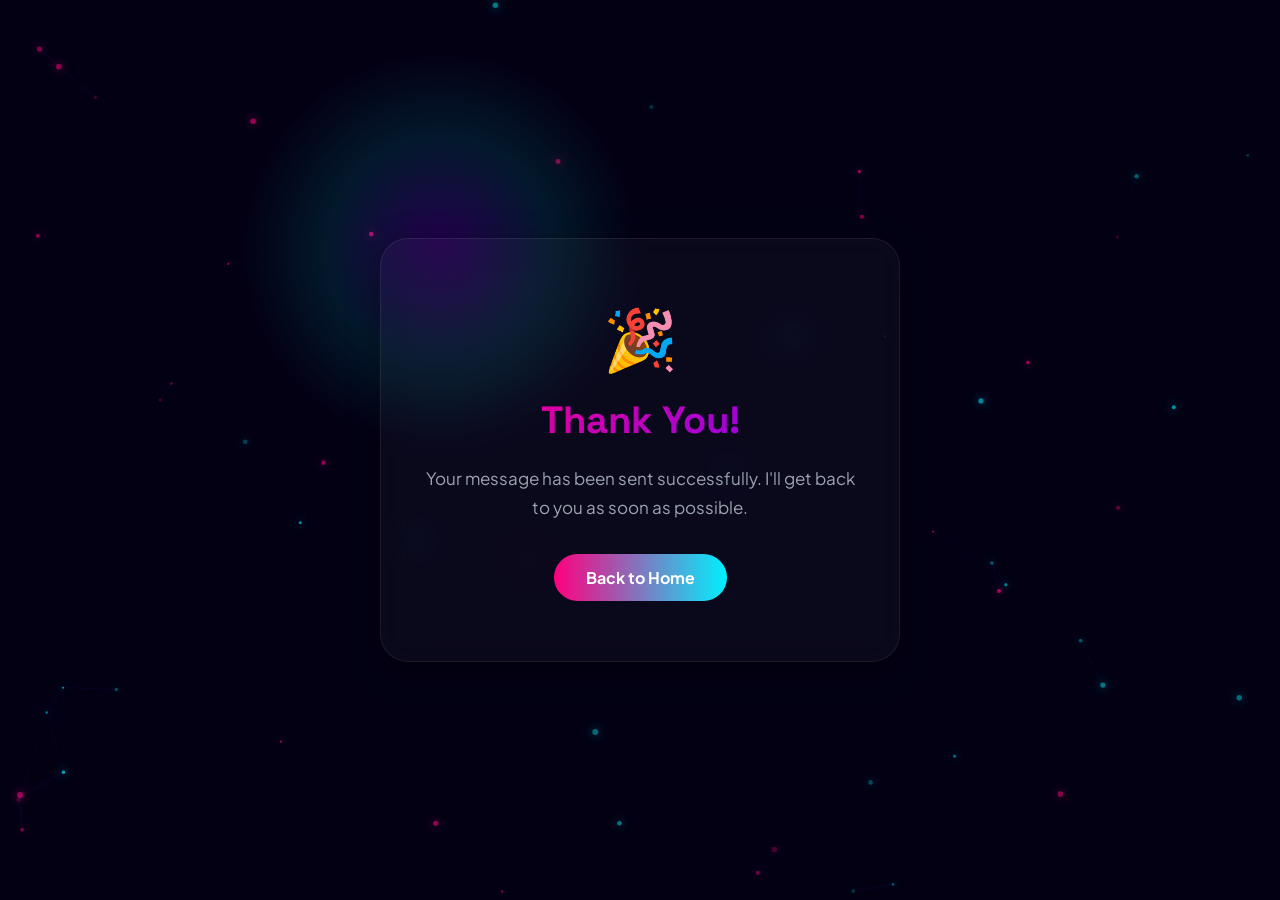
<file: thankyou.html>
<!DOCTYPE html>
<html lang="en">
<head>
    <meta charset="UTF-8">
    <meta name="viewport" content="width=device-width, initial-scale=1.0">
    <title>Thank You | Siddhanth S</title>
    <link href="https://fonts.googleapis.com/css2?family=Plus+Jakarta+Sans:wght@300;400;700;800&family=Space+Grotesk:wght@500;700&display=swap" rel="stylesheet">
    <style>
        :root {
            --font-sans: 'Plus Jakarta Sans', sans-serif;
            --font-heading: 'Space Grotesk', sans-serif;
            --bg: #030014;
            --cyan: #00f0ff;
            --pink: #ff007f;
            --purple: #7f00ff;
        }
        * { margin: 0; padding: 0; box-sizing: border-box; }
        body {
            background: var(--bg);
            color: #ffffff;
            font-family: var(--font-sans);
            min-height: 100vh;
            display: flex;
            align-items: center;
            justify-content: center;
            text-align: center;
            padding: 20px;
            overflow: hidden;
            position: relative;
        }
        #bg-canvas {
            position: fixed;
            inset: 0;
            z-index: -1;
        }
        .cursor-glow {
            position: fixed;
            width: 400px;
            height: 400px;
            border-radius: 50%;
            background: radial-gradient(circle, rgba(127, 0, 255, 0.25) 0%, rgba(0, 240, 255, 0.1) 40%, rgba(0, 0, 0, 0) 70%);
            pointer-events: none;
            transform: translate(-50%, -50%);
            z-index: 0;
            mix-blend-mode: screen;
        }
        .card {
            max-width: 520px;
            padding: 60px 44px;
            background: rgba(255, 255, 255, 0.03);
            backdrop-filter: blur(16px);
            -webkit-backdrop-filter: blur(16px);
            border: 1px solid rgba(255, 255, 255, 0.08);
            border-radius: 28px;
            box-shadow: 0 8px 32px 0 rgba(0, 0, 0, 0.37);
            position: relative;
            z-index: 1;
        }
        .emoji {
            font-size: 60px;
            margin-bottom: 20px;
            animation: floating 3s ease-in-out infinite;
            display: inline-block;
        }
        @keyframes floating {
            0% { transform: translateY(0); }
            50% { transform: translateY(-10px); }
            100% { transform: translateY(0); }
        }
        .card h1 {
            font-family: var(--font-heading);
            font-size: 38px;
            margin-bottom: 20px;
            background: linear-gradient(135deg, #ff007f, #7f00ff, #00f0ff, #ff007f);
            background-size: 300% 300%;
            -webkit-background-clip: text;
            -webkit-text-fill-color: transparent;
            background-clip: text;
            animation: gradientShift 6s ease infinite;
        }
        @keyframes gradientShift {
            0% { background-position: 0% 50%; }
            50% { background-position: 100% 50%; }
            100% { background-position: 0% 50%; }
        }
        .card p {
            color: #9ca3af;
            font-size: 17px;
            line-height: 1.7;
            margin-bottom: 32px;
        }
        .btn {
            display: inline-block;
            padding: 13px 32px;
            border-radius: 999px;
            font-weight: 700;
            text-decoration: none;
            color: #fff;
            background: linear-gradient(90deg, #ff007f, #00f0ff);
            transition: opacity 0.3s ease, transform 0.3s ease;
        }
        .btn:hover {
            opacity: 0.9;
            transform: translateY(-3px);
        }
    </style>
</head>
<body>
    <canvas id="bg-canvas"></canvas>
    <div class="cursor-glow" id="cursor"></div>

    <div class="card">
        <div class="emoji">🎉</div>
        <h1>Thank You!</h1>
        <p>Your message has been sent successfully. I'll get back to you as soon as possible.</p>
        <a class="btn" href="index.html">Back to Home</a>
    </div>

    <script>
        const c = document.getElementById('cursor');
        window.addEventListener('mousemove', (e) => {
            c.style.left = e.clientX + 'px';
            c.style.top = e.clientY + 'px';
        });

        const canvas = document.getElementById('bg-canvas');
        const ctx = canvas.getContext('2d');
        let w = canvas.width = window.innerWidth;
        let h = canvas.height = window.innerHeight;
        window.addEventListener('resize', () => {
            w = canvas.width = window.innerWidth;
            h = canvas.height = window.innerHeight;
            init();
        });

        class P {
            constructor() { this.reset(); }
            reset() {
                this.x = Math.random() * w;
                this.y = Math.random() * h;
                this.vx = (Math.random() - 0.5) * 0.8;
                this.vy = (Math.random() - 0.5) * 0.8;
                this.r = Math.random() * 2 + 1;
                this.a = Math.random() * 0.5 + 0.2;
                this.col = Math.random() > 0.5 ? '#00f0ff' : '#ff007f';
            }
            u() {
                this.x += this.vx; this.y += this.vy;
                if (this.x < 0 || this.x > w || this.y < 0 || this.y > h) this.reset();
            }
            d() {
                ctx.save();
                ctx.globalAlpha = this.a;
                ctx.beginPath();
                ctx.arc(this.x, this.y, this.r, 0, Math.PI * 2);
                ctx.fillStyle = this.col;
                ctx.shadowBlur = 10;
                ctx.shadowColor = this.col;
                ctx.fill();
                ctx.restore();
            }
        }

        let parts = [];
        function init() {
            parts = [];
            const n = Math.floor((w * h) / 20000);
            for (let i = 0; i < n; i++) parts.push(new P());
        }
        function loop() {
            ctx.clearRect(0, 0, w, h);
            for (let i = 0; i < parts.length; i++) {
                for (let j = i + 1; j < parts.length; j++) {
                    const dx = parts[i].x - parts[j].x;
                    const dy = parts[i].y - parts[j].y;
                    const dist = Math.sqrt(dx * dx + dy * dy);
                    if (dist < 120) {
                        ctx.save();
                        ctx.globalAlpha = (1 - dist / 120) * 0.15;
                        ctx.strokeStyle = '#7f00ff';
                        ctx.lineWidth = 0.8;
                        ctx.beginPath();
                        ctx.moveTo(parts[i].x, parts[i].y);
                        ctx.lineTo(parts[j].x, parts[j].y);
                        ctx.stroke();
                        ctx.restore();
                    }
                }
            }
            parts.forEach(p => { p.u(); p.d(); });
            requestAnimationFrame(loop);
        }
        init();
        loop();
    </script>
</body>
</html>
</file>
<file: projects/blood-organ-donation/styles.css>
/* =========================================================
   LifeLink — Blood & Organ Donation Network
   Warm, human, hand-crafted. Not a template.
   ========================================================= */

:root {
  --cream: #faf6f0;
  --cream-2: #f3ece2;
  --paper: #fffdf9;
  --ink: #2b1d1a;
  --ink-soft: #5d4a44;
  --red: #c22b2b;
  --red-dark: #9e1f1f;
  --red-soft: #fbe4e0;
  --rose: #e05b4f;
  --teal: #177e76;
  --teal-soft: #ddeeea;
  --gold: #b97a1e;
  --line: #e7dcd1;
  --shadow: 0 18px 45px rgba(43, 29, 26, 0.08);
  --radius: 18px;
}

* {
  margin: 0;
  padding: 0;
  box-sizing: border-box;
}

html {
  scroll-behavior: smooth;
  scroll-padding-top: 90px;
}

body {
  font-family: "Nunito", sans-serif;
  background: var(--cream);
  color: var(--ink);
  line-height: 1.6;
  overflow-x: hidden;
}

h1, h2, h3, h4 {
  font-weight: 800;
  line-height: 1.2;
}

img { max-width: 100%; }

.wrap {
  width: 100%;
  max-width: 1120px;
  margin: 0 auto;
  padding: 0 24px;
}

/* ===================== HEADER ===================== */
.site-header {
  position: sticky;
  top: 0;
  z-index: 60;
  background: rgba(250, 246, 240, 0.92);
  backdrop-filter: blur(12px);
  border-bottom: 1px solid var(--line);
}

.header-inner {
  display: flex;
  align-items: center;
  justify-content: space-between;
  gap: 18px;
  padding-top: 14px;
  padding-bottom: 14px;
}

.brand {
  display: inline-flex;
  align-items: center;
  gap: 10px;
  text-decoration: none;
  color: var(--ink);
}

.brand-mark {
  width: 34px;
  height: 34px;
  display: grid;
  place-items: center;
  background: var(--red);
  color: #fff;
  border-radius: 10px;
  font-size: 20px;
  font-weight: 800;
  font-family: "DM Serif Display", serif;
  box-shadow: 0 6px 14px rgba(194, 43, 43, 0.35);
}

.brand-name {
  font-family: "DM Serif Display", serif;
  font-size: 22px;
  letter-spacing: 0.3px;
}

.brand-name span { color: var(--red); }

.main-nav {
  display: flex;
  gap: 22px;
}

.nav-link {
  color: var(--ink-soft);
  text-decoration: none;
  font-weight: 700;
  font-size: 15px;
  padding: 6px 2px;
  border-bottom: 2px solid transparent;
  transition: color 0.25s, border-color 0.25s;
}

.nav-link:hover {
  color: var(--red);
  border-bottom-color: var(--red);
}

.btn-nav { padding: 9px 20px; font-size: 14px; }

.nav-toggle {
  display: none;
  flex-direction: column;
  gap: 5px;
  background: none;
  border: none;
  cursor: pointer;
  padding: 6px;
}

.nav-toggle span {
  width: 24px;
  height: 2.5px;
  background: var(--ink);
  border-radius: 3px;
  transition: transform 0.3s, opacity 0.3s;
}

.nav-toggle.open span:nth-child(1) { transform: translateY(7.5px) rotate(45deg); }
.nav-toggle.open span:nth-child(2) { opacity: 0; }
.nav-toggle.open span:nth-child(3) { transform: translateY(-7.5px) rotate(-45deg); }

/* ===================== BUTTONS ===================== */
.btn {
  display: inline-flex;
  align-items: center;
  justify-content: center;
  gap: 8px;
  font-family: inherit;
  font-weight: 800;
  font-size: 15px;
  border: 2px solid transparent;
  border-radius: 50px;
  padding: 13px 28px;
  cursor: pointer;
  text-decoration: none;
  transition: transform 0.2s, box-shadow 0.2s, background 0.2s, color 0.2s;
}

.btn-primary {
  background: var(--red);
  color: #fff;
  box-shadow: 0 10px 24px rgba(194, 43, 43, 0.28);
}

.btn-primary:hover {
  background: var(--red-dark);
  transform: translateY(-2px);
  box-shadow: 0 14px 28px rgba(194, 43, 43, 0.34);
}

.btn-ghost {
  background: transparent;
  border-color: var(--red);
  color: var(--red);
}

.btn-ghost:hover {
  background: var(--red);
  color: #fff;
  transform: translateY(-2px);
}

.btn-danger {
  background: #b3312b;
  color: #fff;
  box-shadow: 0 10px 24px rgba(179, 49, 43, 0.28);
}

.btn-danger:hover {
  background: #8f211c;
  transform: translateY(-2px);
}

.btn-block {
  width: 100%;
  margin-top: 6px;
}

/* ===================== HERO ===================== */
.hero {
  background:
    radial-gradient(1000px 500px at 85% -10%, rgba(224, 91, 79, 0.12), transparent 60%),
    var(--cream);
  padding: 70px 0 0;
}

.hero-grid {
  display: grid;
  grid-template-columns: 1.15fr 0.85fr;
  gap: 50px;
  align-items: center;
}

.eyebrow {
  display: inline-flex;
  align-items: center;
  gap: 8px;
  font-weight: 800;
  text-transform: uppercase;
  letter-spacing: 2px;
  font-size: 12px;
  color: var(--red);
  margin-bottom: 16px;
}

.eyebrow .dot {
  width: 8px;
  height: 8px;
  background: var(--red);
  border-radius: 50%;
  display: inline-block;
}

.hero-text h1 {
  font-family: "DM Serif Display", serif;
  font-size: clamp(44px, 6vw, 68px);
  font-weight: 400;
  letter-spacing: 0.5px;
  line-height: 1.08;
}

.hero-text h1 em {
  font-style: italic;
  color: var(--red);
}

.hero-sub {
  margin: 22px 0 28px;
  font-size: 17px;
  color: var(--ink-soft);
  max-width: 480px;
}

.hero-actions {
  display: flex;
  gap: 14px;
  flex-wrap: wrap;
}

.hero-note {
  margin-top: 30px;
  display: flex;
  gap: 10px;
  align-items: center;
  background: var(--teal-soft);
  border-left: 4px solid var(--teal);
  padding: 12px 16px;
  border-radius: 0 14px 14px 0;
  font-size: 14px;
  font-weight: 600;
  color: #145e58;
  max-width: 480px;
}

.hero-visual {
  position: relative;
  min-height: 320px;
}

.drop-card {
  position: absolute;
  right: 10px;
  top: 8px;
  display: flex;
  align-items: center;
  gap: 14px;
  background: var(--paper);
  border: 1px solid var(--line);
  border-radius: var(--radius);
  padding: 18px 20px;
  box-shadow: var(--shadow);
  width: 320px;
}

.drop-card-alt {
  top: auto;
  bottom: 30px;
  right: 40px;
}

.drop-icon {
  width: 52px;
  height: 52px;
  flex-shrink: 0;
  display: grid;
  place-items: center;
  background: var(--red-soft);
  color: var(--red);
  border-radius: 50%;
  font-size: 20px;
}

.drop-info { display: flex; flex-direction: column; }
.drop-info strong { font-size: 16px; }
.drop-info span { font-size: 13px; color: var(--ink-soft); }

.pulse {
  width: 10px;
  height: 10px;
  margin-left: auto;
  background: var(--teal);
  border-radius: 50%;
  box-shadow: 0 0 0 0 rgba(23, 126, 118, 0.5);
  animation: pulseRing 1.8s infinite;
}

@keyframes pulseRing {
  0% { box-shadow: 0 0 0 0 rgba(23, 126, 118, 0.5); }
  70% { box-shadow: 0 0 0 14px rgba(23, 126, 118, 0); }
  100% { box-shadow: 0 0 0 0 rgba(23, 126, 118, 0); }
}

.hero-quote {
  position: absolute;
  top: 55%;
  left: 0;
  background: var(--ink);
  color: var(--cream);
  border-radius: 16px;
  padding: 18px 22px;
  max-width: 230px;
  transform: rotate(-2deg);
  box-shadow: var(--shadow);
}

.hero-quote i { color: var(--rose); margin-bottom: 6px; font-size: 18px; }
.hero-quote p { font-family: "DM Serif Display", serif; font-size: 17px; }

.hero-strip {
  margin-top: 70px;
  background: var(--paper);
  border-top: 1px solid var(--line);
  border-bottom: 1px solid var(--line);
}

.strip-grid {
  display: grid;
  grid-template-columns: repeat(4, 1fr);
  gap: 20px;
  padding-top: 26px;
  padding-bottom: 26px;
}

.strip-item {
  display: flex;
  flex-direction: column;
  align-items: center;
  text-align: center;
  padding: 4px 8px;
  border-right: 1px solid var(--line);
}

.strip-item:last-child { border-right: none; }

.strip-num {
  font-family: "DM Serif Display", serif;
  font-size: 40px;
  color: var(--red);
  line-height: 1;
}

.strip-label {
  margin-top: 6px;
  font-size: 13px;
  font-weight: 700;
  color: var(--ink-soft);
  text-transform: uppercase;
  letter-spacing: 1px;
}

/* ===================== SECTIONS ===================== */
.section { padding: 88px 0; }
.section-alt { background: var(--cream-2); }

.section-head {
  text-align: center;
  max-width: 620px;
  margin: 0 auto 48px;
}

.section-head h2 {
  font-family: "DM Serif Display", serif;
  font-size: clamp(30px, 4vw, 40px);
  font-weight: 400;
}

.section-head h2::after {
  content: "";
  display: block;
  width: 46px;
  height: 4px;
  background: var(--red);
  border-radius: 3px;
  margin: 14px auto 0;
}

.section-sub {
  margin-top: 16px;
  color: var(--ink-soft);
  font-size: 15.5px;
}

/* ===================== CARDS ===================== */
.card {
  background: var(--paper);
  border: 1px solid var(--line);
  border-radius: var(--radius);
  box-shadow: var(--shadow);
  padding: 34px;
}

/* ===================== REGISTER ===================== */
.register-grid {
  display: grid;
  grid-template-columns: 1.1fr 0.9fr;
  gap: 28px;
  align-items: start;
}

.form-card h3 { margin-bottom: 18px; font-size: 20px; }
.form-card h3 i { color: var(--red); }

.form-row {
  display: grid;
  grid-template-columns: 1fr 1fr;
  gap: 16px;
}

.field {
  margin-bottom: 16px;
}

.field label {
  display: block;
  font-size: 13.5px;
  font-weight: 800;
  margin-bottom: 6px;
  color: var(--ink-soft);
}

.field input,
.field select,
.field textarea {
  width: 100%;
  padding: 12px 14px;
  font-family: inherit;
  font-size: 15px;
  color: var(--ink);
  background: var(--cream);
  border: 1.5px solid var(--line);
  border-radius: 12px;
  transition: border-color 0.2s, box-shadow 0.2s, background 0.2s;
}

.field input:focus,
.field select:focus,
.field textarea:focus {
  outline: none;
  border-color: var(--red);
  background: #fff;
  box-shadow: 0 0 0 4px rgba(194, 43, 43, 0.1);
}

.field textarea { resize: vertical; }

.check {
  display: flex;
  gap: 10px;
  align-items: flex-start;
  font-size: 13.5px;
  color: var(--ink-soft);
  margin: 14px 0 18px;
  cursor: pointer;
}

.check input {
  width: 18px;
  height: 18px;
  margin-top: 2px;
  accent-color: var(--red);
  flex-shrink: 0;
}

.form-note {
  margin-top: 14px;
  font-size: 14px;
  font-weight: 700;
  text-align: center;
  min-height: 20px;
}

.form-note.ok { color: var(--teal); }
.form-note.err { color: var(--red); }

/* info card */
.info-card h3 {
  font-size: 20px;
  margin-bottom: 16px;
  display: flex;
  align-items: center;
  gap: 10px;
}

.info-card h3 i { color: var(--red); }

.checklist {
  list-style: none;
  display: flex;
  flex-direction: column;
  gap: 11px;
}

.checklist li {
  position: relative;
  padding-left: 30px;
  font-size: 14.5px;
  color: var(--ink-soft);
}

.checklist li::before {
  content: "✓";
  position: absolute;
  left: 0;
  top: 0;
  width: 20px;
  height: 20px;
  display: grid;
  place-items: center;
  background: var(--teal-soft);
  color: var(--teal);
  border-radius: 50%;
  font-size: 11px;
  font-weight: 800;
}

.tip {
  display: flex;
  gap: 12px;
  margin-top: 24px;
  background: var(--cream-2);
  border-radius: 12px;
  padding: 14px 16px;
  font-size: 13.5px;
  color: var(--ink-soft);
}

.tip i {
  color: var(--gold);
  font-size: 16px;
  margin-top: 2px;
}

/* ===================== FILTERS + DONOR GRID ===================== */
.filters {
  display: flex;
  align-items: flex-end;
  gap: 16px;
  flex-wrap: wrap;
  margin-bottom: 26px;
  padding: 22px 26px;
}

.filters .field { margin-bottom: 0; }
.filters .field:nth-child(1) { width: 180px; }
.filters .field:nth-child(2) { width: 200px; }

.donor-count {
  font-size: 14px;
  font-weight: 700;
  color: var(--ink-soft);
  margin-bottom: 16px;
}

.donor-grid {
  display: grid;
  grid-template-columns: repeat(auto-fill, minmax(240px, 1fr));
  gap: 20px;
}

.donor-card {
  background: var(--paper);
  border: 1px solid var(--line);
  border-radius: 16px;
  padding: 22px;
  display: flex;
  flex-direction: column;
  gap: 12px;
  box-shadow: 0 8px 22px rgba(43, 29, 26, 0.05);
  transition: transform 0.25s, box-shadow 0.25s;
}

.donor-card:hover {
  transform: translateY(-4px);
  box-shadow: var(--shadow);
}

.donor-top {
  display: flex;
  align-items: center;
  justify-content: space-between;
  gap: 10px;
}

.donor-avatar {
  width: 46px;
  height: 46px;
  display: grid;
  place-items: center;
  border-radius: 50%;
  background: var(--red-soft);
  color: var(--red);
  font-weight: 800;
  font-size: 17px;
}

.blood-badge {
  background: var(--red);
  color: #fff;
  font-weight: 800;
  font-size: 15px;
  padding: 5px 12px;
  border-radius: 10px;
  letter-spacing: 0.5px;
}

.donor-name { font-size: 16.5px; font-weight: 800; }

.donor-meta {
  display: flex;
  flex-direction: column;
  gap: 5px;
  font-size: 13.5px;
  color: var(--ink-soft);
}

.donor-meta i {
  width: 18px;
  color: var(--teal);
}

.donor-card .btn {
  margin-top: auto;
  padding: 10px 16px;
  font-size: 13.5px;
}

.urgency {
  align-self: flex-start;
  display: inline-flex;
  align-items: center;
  gap: 6px;
  background: var(--red-soft);
  color: var(--red);
  font-size: 11.5px;
  font-weight: 800;
  text-transform: uppercase;
  letter-spacing: 1px;
  padding: 4px 10px;
  border-radius: 30px;
}

.empty-state {
  grid-column: 1 / -1;
  text-align: center;
  padding: 50px 20px;
  color: var(--ink-soft);
  background: var(--paper);
  border: 2px dashed var(--line);
  border-radius: 16px;
}

.empty-state i {
  font-size: 40px;
  color: var(--line);
  margin-bottom: 12px;
  display: block;
}

/* ===================== REQUESTS ===================== */
.request-grid {
  display: grid;
  grid-template-columns: 0.9fr 1.1fr;
  gap: 28px;
  align-items: start;
}

.request-list {
  display: flex;
  flex-direction: column;
  gap: 16px;
  max-height: 640px;
  overflow-y: auto;
  padding-right: 6px;
}

.request-list::-webkit-scrollbar { width: 8px; }
.request-list::-webkit-scrollbar-thumb { background: var(--line); border-radius: 8px; }

.request-card {
  background: var(--paper);
  border: 1px solid var(--line);
  border-left: 5px solid var(--red);
  border-radius: 14px;
  padding: 20px 22px;
  box-shadow: 0 8px 20px rgba(43, 29, 26, 0.05);
}

.request-head {
  display: flex;
  align-items: center;
  justify-content: space-between;
  gap: 12px;
  margin-bottom: 8px;
}

.request-head .blood-badge { font-size: 13px; }

.request-title {
  font-size: 15.5px;
  font-weight: 800;
}

.request-card p {
  font-size: 13.5px;
  color: var(--ink-soft);
  margin-bottom: 6px;
}

.request-meta {
  display: flex;
  flex-wrap: wrap;
  gap: 14px;
  font-size: 12.5px;
  color: var(--ink-soft);
  font-weight: 700;
  margin-top: 10px;
}

.request-meta i { color: var(--red); margin-right: 5px; }

.request-foot {
  display: flex;
  justify-content: space-between;
  align-items: center;
  margin-top: 12px;
  padding-top: 12px;
  border-top: 1px dashed var(--line);
}

.time-left { font-size: 12px; font-weight: 700; color: var(--gold); }
.time-left i { margin-right: 4px; }

.request-card .btn {
  padding: 8px 16px;
  font-size: 12.5px;
}

.expired {
  opacity: 0.55;
  border-left-color: #bbb;
}

/* ===================== ORGANS ===================== */
.organ-grid {
  display: grid;
  grid-template-columns: 1fr 1fr;
  gap: 28px;
  align-items: start;
}

.organ-info h3 { font-size: 20px; margin-bottom: 18px; }
.organ-info h3 i { color: var(--teal); }

.organ-chips {
  display: flex;
  flex-wrap: wrap;
  gap: 10px;
  margin-bottom: 18px;
}

.chip {
  display: inline-flex;
  flex-direction: column;
  align-items: center;
  background: var(--teal-soft);
  color: var(--teal);
  font-weight: 800;
  font-size: 14px;
  padding: 8px 16px;
  border-radius: 12px;
}

.chip small {
  font-size: 11px;
  font-weight: 600;
  opacity: 0.75;
}

.organ-para {
  font-size: 14.5px;
  color: var(--ink-soft);
  margin-bottom: 8px;
}

.organ-options {
  display: grid;
  grid-template-columns: 1fr 1fr;
  gap: 8px 14px;
  margin-bottom: 6px;
}

.organ-options .check { margin: 0; font-weight: 700; font-size: 14px; }

/* ===================== STATS ===================== */
.stats-grid {
  display: grid;
  grid-template-columns: 1fr 1fr;
  gap: 28px;
  margin-bottom: 28px;
}

.stat-card h3 {
  font-size: 18px;
  margin-bottom: 20px;
  display: flex;
  align-items: center;
  gap: 10px;
}

.stat-card h3 i { color: var(--red); }

.bar-chart {
  display: flex;
  flex-direction: column;
  gap: 10px;
}

.bar-row {
  display: grid;
  grid-template-columns: 46px 1fr 34px;
  align-items: center;
  gap: 10px;
  font-size: 13.5px;
  font-weight: 700;
}

.bar-row .bar-track {
  height: 14px;
  background: var(--cream-2);
  border-radius: 10px;
  overflow: hidden;
}

.bar-row .bar-fill {
  height: 100%;
  background: linear-gradient(90deg, var(--rose), var(--red));
  border-radius: 10px;
  width: 0;
  transition: width 0.8s ease;
}

.bar-row .bar-val { text-align: right; color: var(--ink-soft); }

.city-list {
  display: flex;
  flex-direction: column;
  gap: 12px;
}

.city-row {
  display: grid;
  grid-template-columns: 1fr auto;
  align-items: center;
  gap: 10px;
  font-size: 14px;
  font-weight: 700;
}

.city-row .city-track {
  height: 10px;
  background: var(--cream-2);
  border-radius: 8px;
  overflow: hidden;
}

.city-row .city-fill {
  height: 100%;
  background: var(--teal);
  border-radius: 8px;
  width: 0;
  transition: width 0.8s ease;
}

.city-row small { color: var(--ink-soft); }

.compat h3 {
  font-size: 20px;
  margin-bottom: 20px;
  display: flex;
  align-items: center;
  gap: 10px;
}

.compat h3 i { color: var(--red); }

.compat-table-wrap {
  overflow-x: auto;
}

.compat-table {
  width: 100%;
  border-collapse: collapse;
  font-size: 14px;
}

.compat-table th {
  text-align: left;
  background: var(--cream-2);
  padding: 12px 16px;
  font-weight: 800;
  font-size: 13px;
  text-transform: uppercase;
  letter-spacing: 1px;
}

.compat-table td {
  padding: 11px 16px;
  border-bottom: 1px solid var(--line);
  color: var(--ink-soft);
  font-weight: 600;
}

.compat-table tbody tr:hover { background: var(--cream); }
.compat-table td:first-child { font-weight: 800; color: var(--red); }

/* ===================== FOOTER ===================== */
.site-footer {
  background: var(--ink);
  color: #d9cbc4;
  padding: 54px 0 22px;
}

.footer-grid {
  display: grid;
  grid-template-columns: 1.4fr 1fr 1fr;
  gap: 36px;
  margin-bottom: 34px;
}

.site-footer .brand-name { color: #fff; }
.site-footer .brand-name span { color: var(--rose); }
.site-footer .brand-mark { background: var(--rose); box-shadow: none; }

.footer-about {
  margin-top: 14px;
  font-size: 14px;
  max-width: 320px;
}

.site-footer h4 {
  color: #fff;
  font-size: 15px;
  margin-bottom: 14px;
}

.site-footer a:not(.brand) {
  display: block;
  color: #c9b9b1;
  text-decoration: none;
  font-size: 14px;
  margin-bottom: 9px;
  transition: color 0.2s;
}

.site-footer a:not(.brand):hover { color: var(--rose); }

.footer-bottom {
  border-top: 1px solid rgba(255, 255, 255, 0.12);
  padding-top: 18px;
  text-align: center;
  font-size: 13px;
  color: #a49189;
}

/* ===================== TOAST ===================== */
.toast {
  position: fixed;
  bottom: 26px;
  left: 50%;
  transform: translateX(-50%) translateY(80px);
  background: var(--ink);
  color: var(--cream);
  font-weight: 700;
  font-size: 14.5px;
  padding: 14px 24px;
  border-radius: 50px;
  box-shadow: 0 14px 34px rgba(43, 29, 26, 0.3);
  z-index: 200;
  opacity: 0;
  transition: transform 0.35s ease, opacity 0.35s ease;
  display: flex;
  align-items: center;
  gap: 10px;
}

.toast.show {
  transform: translateX(-50%) translateY(0);
  opacity: 1;
}

.toast i { color: var(--rose); }

/* ===================== RESPONSIVE ===================== */
@media (max-width: 960px) {
  .hero-grid { grid-template-columns: 1fr; gap: 60px; }
  .hero-visual { min-height: 260px; }
  .register-grid,
  .request-grid,
  .organ-grid,
  .stats-grid { grid-template-columns: 1fr; }
  .footer-grid { grid-template-columns: 1fr 1fr; }
}

@media (max-width: 760px) {
  .main-nav {
    position: fixed;
    top: 64px;
    left: 0;
    right: 0;
    flex-direction: column;
    background: var(--paper);
    border-bottom: 1px solid var(--line);
    padding: 18px 26px;
    gap: 14px;
    transform: translateY(-130%);
    transition: transform 0.3s ease;
    box-shadow: var(--shadow);
  }

  .main-nav.open { transform: translateY(0); }

  .nav-toggle { display: flex; }
  .btn-nav { display: none; }

  .strip-grid { grid-template-columns: repeat(2, 1fr); gap: 18px; }
  .strip-item { border-right: none; }

  .drop-card { width: 260px; right: 0; }
  .drop-card-alt { right: 10px; }
  .hero-quote { max-width: 190px; }

  .form-row { grid-template-columns: 1fr; gap: 0; }
  .filters .field:nth-child(1),
  .filters .field:nth-child(2) { width: 100%; }
  .organ-options { grid-template-columns: 1fr; }
  .footer-grid { grid-template-columns: 1fr; gap: 26px; }
}
</file>
